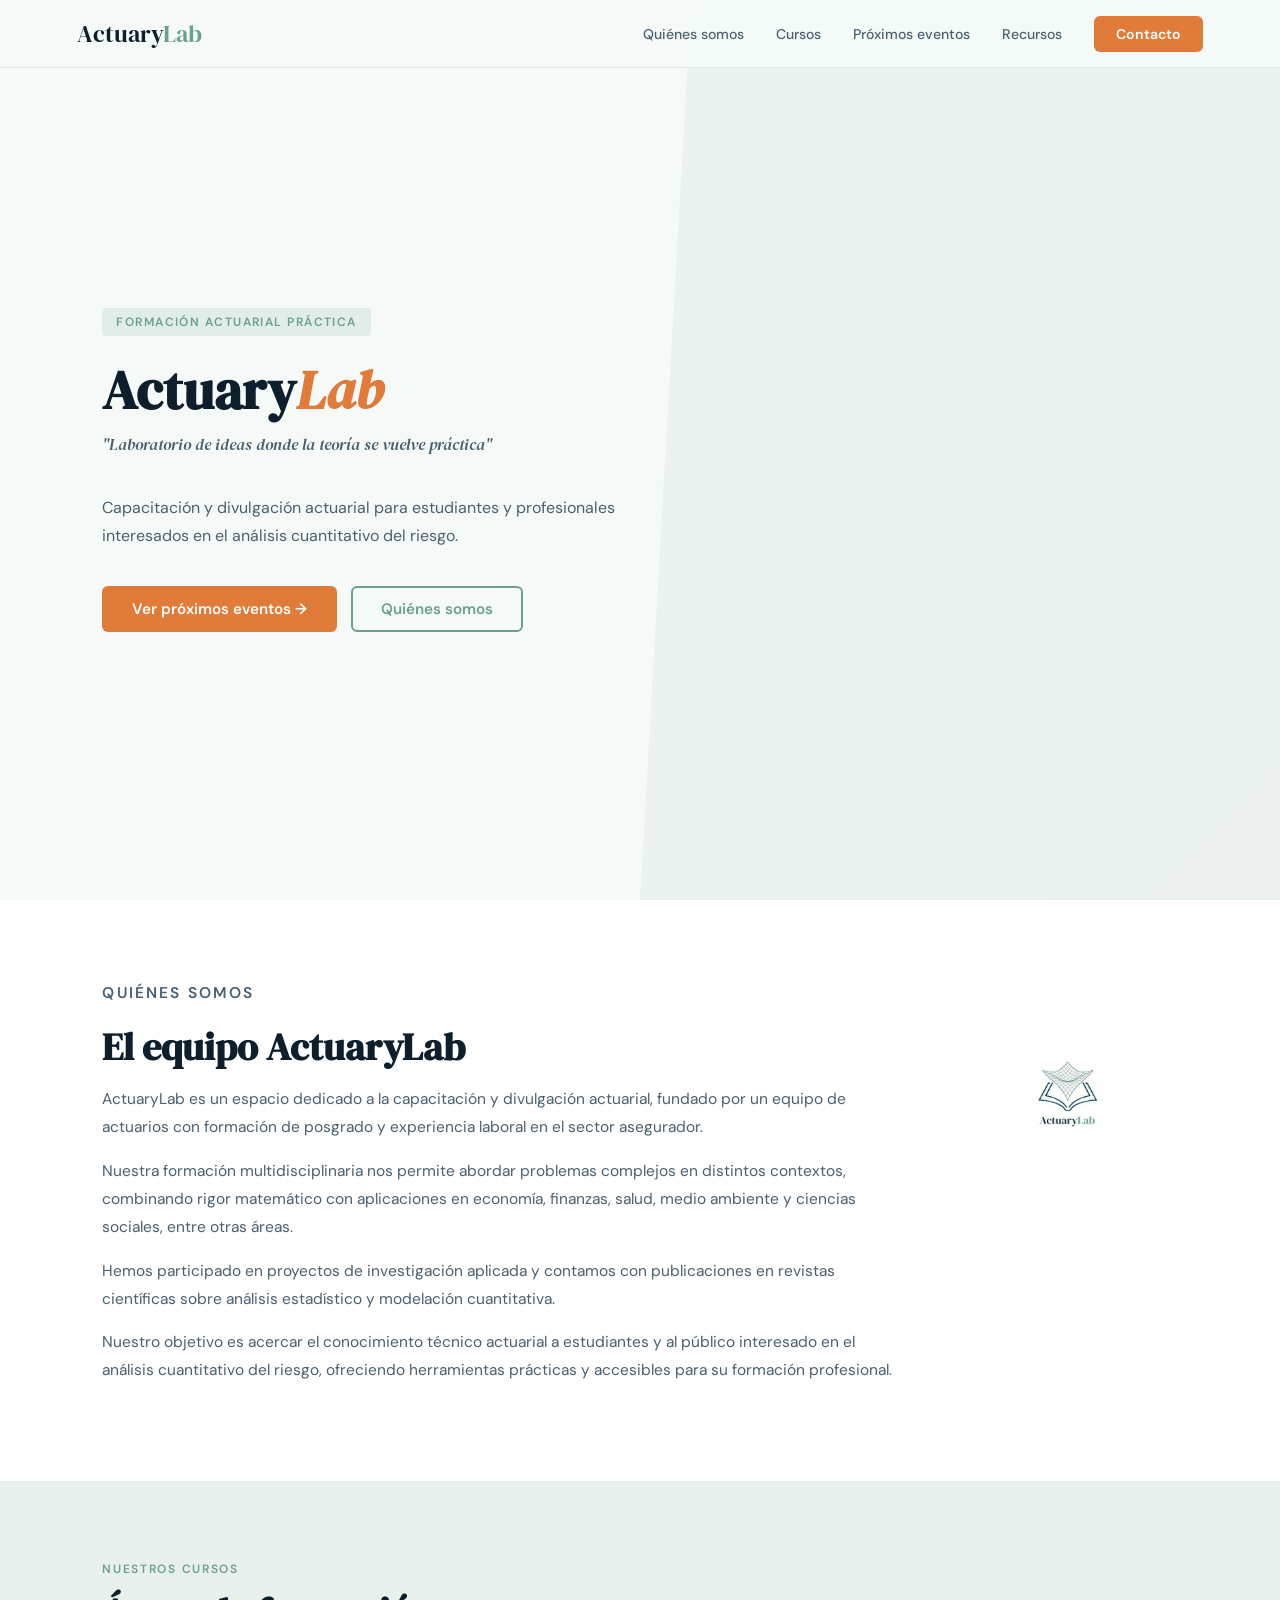
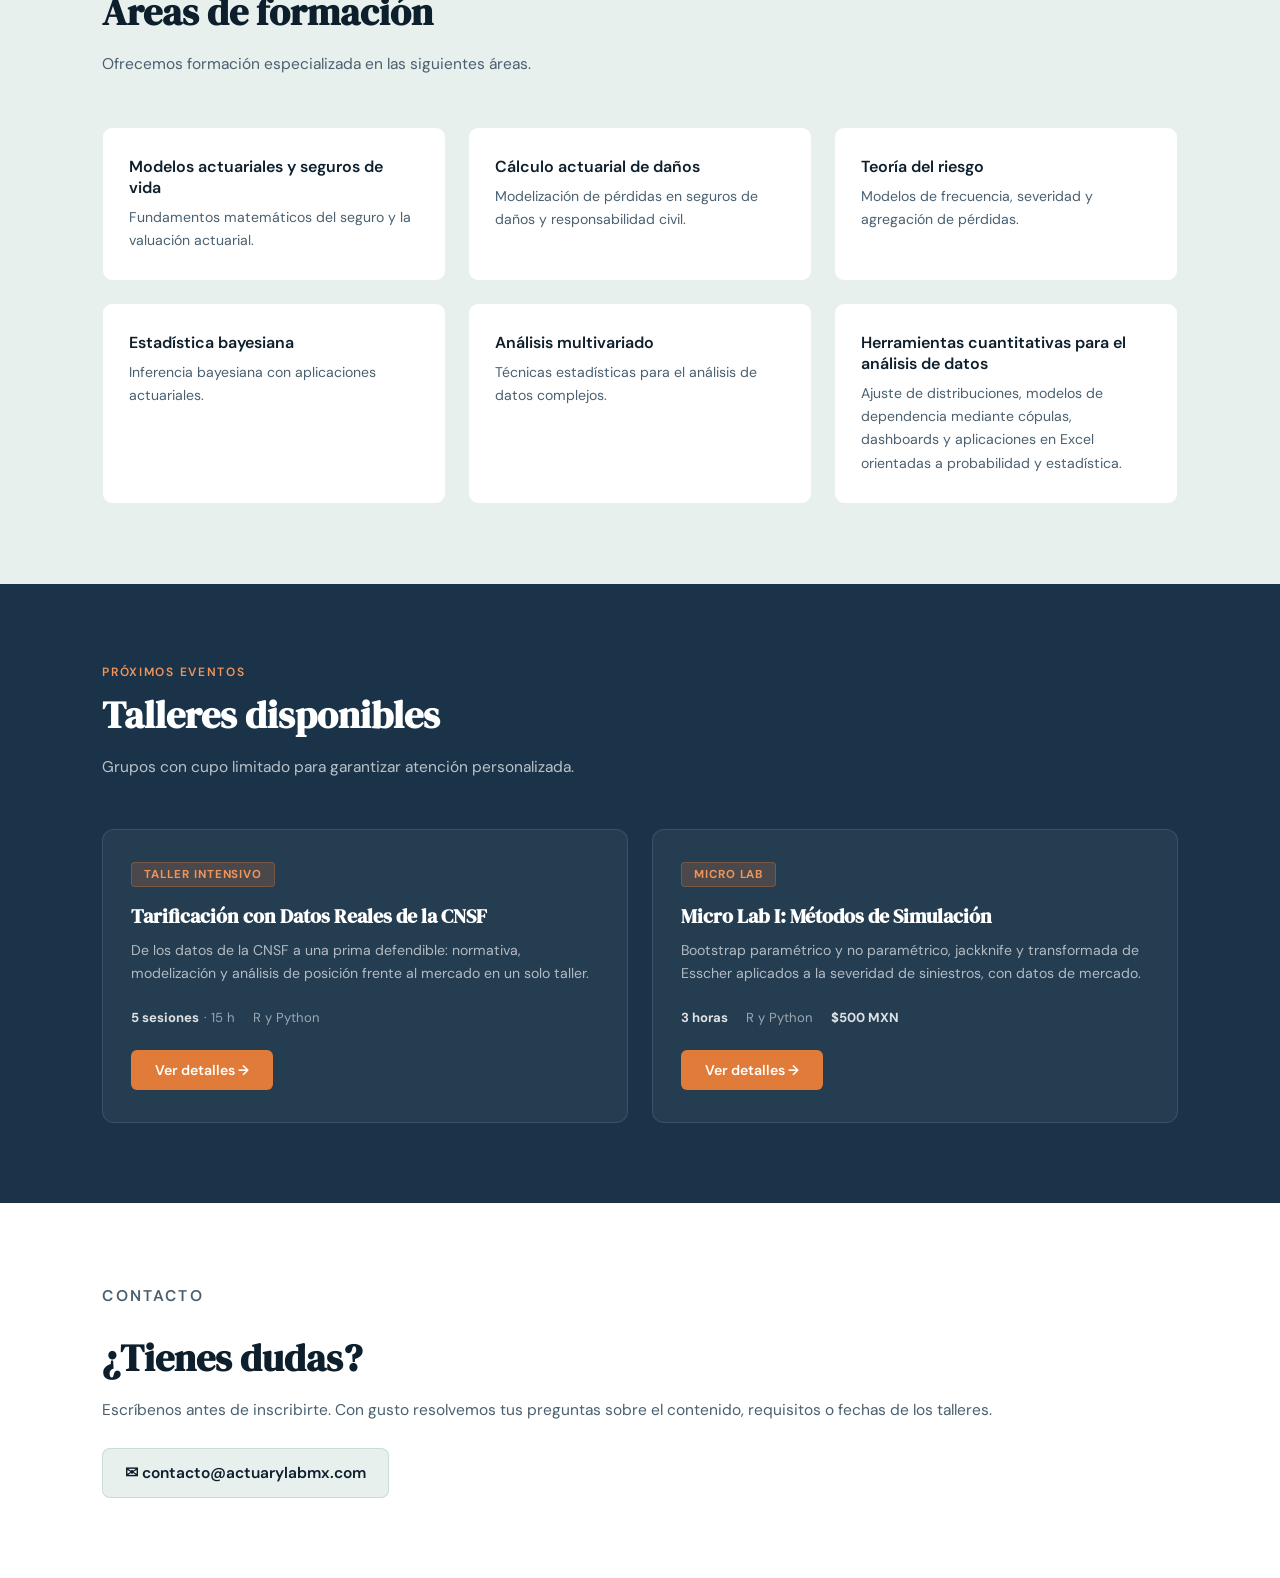
<file: index.html>
<!DOCTYPE html>
<html lang="es">
<head>
<meta charset="UTF-8">
<meta name="viewport" content="width=device-width, initial-scale=1.0">
<title>ActuaryLab — Laboratorio actuarial</title>
<link href="https://fonts.googleapis.com/css2?family=DM+Serif+Display:ital@0;1&family=DM+Sans:opsz,wght@9..40,300;9..40,400;9..40,500;9..40,600&display=swap" rel="stylesheet">
<style>
  :root {
    --navy: #0d1f2d;
    --navy2: #1a3348;
    --teal: #6ba08d;
    --teal-light: #8fbdad;
    --cream: #f5faf8;
    --cream2: #e8f0ed;
    --accent: #e07b39;
    --accent-light: #f0955a;
    --text: #0d1f2d;
    --muted: #4a6070;
  }
  * { margin: 0; padding: 0; box-sizing: border-box; }
  html { scroll-behavior: smooth; }
  body { font-family: 'DM Sans', sans-serif; background: var(--cream); color: var(--text); overflow-x: hidden; }

  /* NAV */
  nav {
    position: fixed; top: 0; width: 100%; z-index: 100;
    background: rgba(245,250,248,0.94);
    backdrop-filter: blur(10px);
    border-bottom: 1px solid rgba(107,160,141,0.2);
    padding: 0 6%;
    display: flex; align-items: center; justify-content: space-between;
    height: 68px;
  }
  .nav-logo a {
    text-decoration: none;
    font-family: 'DM Serif Display', serif;
    font-size: 1.5rem;
  }
  .nav-logo a .actuary { color: var(--navy); }
  .nav-logo a .lab { color: var(--teal); }
  .nav-links { display: flex; gap: 32px; align-items: center; }
  .nav-links a {
    text-decoration: none;
    font-size: 0.88rem;
    font-weight: 500;
    color: var(--muted);
    transition: color 0.2s;
  }
  .nav-links a:hover { color: var(--teal); }
  .nav-links .nav-cta {
    background: var(--accent);
    color: white;
    padding: 9px 22px;
    border-radius: 6px;
    font-weight: 600;
    font-size: 0.88rem;
  }
  .nav-links .nav-cta:hover { background: var(--accent-light); color: white; }

  /* HERO */
  .hero {
    min-height: 100vh;
    display: flex; align-items: center;
    padding: 100px 8% 60px;
    position: relative; overflow: hidden;
  }
  .hero::before {
    content: '';
    position: absolute; top: 0; right: 0;
    width: 50%; height: 100%;
    background: linear-gradient(135deg, rgba(107,160,141,0.08) 0%, rgba(13,31,45,0.04) 100%);
    clip-path: polygon(8% 0, 100% 0, 100% 100%, 0% 100%);
  }
  .hero-content { max-width: 640px; position: relative; z-index: 1; }
  .hero-tag {
    display: inline-block;
    background: rgba(107,160,141,0.15);
    color: var(--teal);
    font-size: 0.75rem; font-weight: 600;
    letter-spacing: 0.12em; text-transform: uppercase;
    padding: 6px 14px; border-radius: 4px; margin-bottom: 24px;
  }
  .hero h1 {
    font-family: 'DM Serif Display', serif;
    font-size: clamp(2.2rem, 4.5vw, 3.4rem);
    line-height: 1.12; color: var(--navy); margin-bottom: 10px;
  }
  .hero h1 em { font-style: italic; color: var(--accent); }
  .hero-lema {
    font-family: 'DM Serif Display', serif;
    font-size: clamp(1rem, 2vw, 1.2rem);
    color: var(--teal); margin-bottom: 22px;
    font-style: italic;
  }
  .hero p {
    font-size: 1rem; line-height: 1.75; color: var(--muted);
    margin-bottom: 36px; max-width: 520px;
  }
  .hero-actions { display: flex; gap: 14px; flex-wrap: wrap; }
  .btn-primary {
    background: var(--accent); color: white;
    padding: 13px 30px; border-radius: 6px;
    font-weight: 600; font-size: 0.95rem;
    text-decoration: none; transition: all 0.2s; display: inline-block;
  }
  .btn-primary:hover { background: var(--accent-light); transform: translateY(-1px); }
  .btn-outline {
    background: transparent; color: var(--teal);
    border: 2px solid var(--teal);
    padding: 11px 28px; border-radius: 6px;
    font-weight: 600; font-size: 0.95rem;
    text-decoration: none; transition: all 0.2s; display: inline-block;
  }
  .btn-outline:hover { background: var(--teal); color: white; }

  /* SECCIONES */
  section { padding: 80px 8%; }
  .section-label {
    font-size: 0.75rem; font-weight: 600;
    letter-spacing: 0.14em; text-transform: uppercase;
    color: var(--teal); margin-bottom: 12px;
  }
  .section-title {
    font-family: 'DM Serif Display', serif;
    font-size: clamp(1.7rem, 3vw, 2.4rem);
    color: var(--navy); line-height: 1.2; margin-bottom: 16px;
  }
  .section-sub {
    font-size: 0.97rem; color: var(--muted);
    line-height: 1.75; max-width: 620px; margin-bottom: 48px;
  }

  /* QUIÉNES SOMOS */
  .about { background: white; }
  .about-inner {
    display: flex; gap: 60px; align-items: flex-start; flex-wrap: wrap;
  }
  .about-text { flex: 1; min-width: 280px; }
  .about-text p {
    font-size: 0.97rem; color: var(--muted);
    line-height: 1.8; margin-bottom: 16px;
  }
  .about-logo { flex-shrink: 0; display: flex; align-items: center; }
  .about-logo img { width: 220px; }

  /* CURSOS */
  .courses { background: var(--cream2); }
  .courses-grid {
    display: grid;
    grid-template-columns: repeat(auto-fit, minmax(280px, 1fr));
    gap: 22px;
  }
  .course-card {
    background: white;
    border-radius: 10px;
    padding: 28px 26px;
    border: 1px solid rgba(107,160,141,0.15);
    transition: box-shadow 0.2s, transform 0.2s;
  }
  .course-card:hover { box-shadow: 0 6px 28px rgba(13,31,45,0.09); transform: translateY(-2px); }
  .course-icon {
    font-size: 1.6rem; margin-bottom: 14px;
  }
  .course-card h3 {
    font-size: 1rem; font-weight: 600;
    color: var(--navy); margin-bottom: 8px;
  }
  .course-card p { font-size: 0.88rem; color: var(--muted); line-height: 1.65; }

  /* PRÓXIMOS EVENTOS */
  .events { background: var(--navy2); }
  .events .section-label { color: var(--accent-light); }
  .events .section-title { color: white; }
  .events .section-sub { color: rgba(255,255,255,0.7); }
  .events-grid {
    display: grid;
    grid-template-columns: repeat(auto-fit, minmax(300px, 1fr));
    gap: 24px;
  }
  .event-card {
    background: rgba(255,255,255,0.05);
    border: 1px solid rgba(255,255,255,0.1);
    border-radius: 12px;
    padding: 32px 28px;
    transition: background 0.2s;
  }
  .event-card:hover { background: rgba(107,160,141,0.15); }
  .event-badge {
    display: inline-block;
    background: rgba(224,123,57,0.2);
    color: var(--accent-light);
    font-size: 0.72rem; font-weight: 700;
    letter-spacing: 0.08em; text-transform: uppercase;
    padding: 4px 12px; border-radius: 4px;
    border: 1px solid rgba(224,123,57,0.3);
    margin-bottom: 16px;
  }
  .event-card h3 {
    font-family: 'DM Serif Display', serif;
    font-size: 1.25rem; color: white;
    line-height: 1.3; margin-bottom: 10px;
  }
  .event-card p { font-size: 0.88rem; color: rgba(255,255,255,0.65); line-height: 1.65; margin-bottom: 24px; }
  .event-meta {
    display: flex; gap: 18px; margin-bottom: 24px; flex-wrap: wrap;
  }
  .event-meta span {
    font-size: 0.82rem; color: rgba(255,255,255,0.55);
    display: flex; align-items: center; gap: 5px;
  }
  .event-meta strong { color: rgba(255,255,255,0.85); }
  .btn-event {
    display: inline-block;
    background: var(--accent);
    color: white; text-decoration: none;
    padding: 11px 24px; border-radius: 6px;
    font-weight: 600; font-size: 0.88rem;
    transition: background 0.2s;
  }
  .btn-event:hover { background: var(--accent-light); }

  /* CONTACTO */
  .contact { background: white; }
  .contact-inner {
    display: flex; gap: 60px; flex-wrap: wrap; align-items: flex-start;
  }
  .contact-text { flex: 1; min-width: 260px; }
  .contact-text p { font-size: 0.97rem; color: var(--muted); line-height: 1.75; margin-bottom: 24px; }
  .contact-email {
    display: inline-flex; align-items: center; gap: 10px;
    background: var(--cream2);
    border: 1px solid rgba(107,160,141,0.25);
    border-radius: 8px;
    padding: 14px 22px;
    font-size: 0.97rem; font-weight: 600;
    color: var(--navy); text-decoration: none;
    transition: background 0.2s;
  }
  .contact-email:hover { background: var(--teal-light); color: white; }

  /* FOOTER */
  footer {
    background: var(--navy);
    padding: 30px 8%;
    display: flex; justify-content: space-between; align-items: center; flex-wrap: wrap; gap: 12px;
  }
  footer p { font-size: 0.82rem; color: rgba(255,255,255,0.55); }

  /* ANIMACIONES */
  @keyframes fadeUp {
    from { opacity: 0; transform: translateY(22px); }
    to   { opacity: 1; transform: translateY(0); }
  }
  .hero-content > * { animation: fadeUp 0.7s ease both; }
  .hero-content > *:nth-child(1) { animation-delay: 0.1s; }
  .hero-content > *:nth-child(2) { animation-delay: 0.2s; }
  .hero-content > *:nth-child(3) { animation-delay: 0.3s; }
  .hero-content > *:nth-child(4) { animation-delay: 0.4s; }
  .hero-content > *:nth-child(5) { animation-delay: 0.5s; }
</style>
</head>
<body>

<!-- NAV -->
<nav>
  <div class="nav-logo">
    <a href="#"><span class="actuary">Actuary</span><span class="lab">Lab</span></a>
  </div>
  <div class="nav-links">
    <a href="#quienes-somos">Quiénes somos</a>
    <a href="#cursos">Cursos</a>
    <a href="#eventos">Próximos eventos</a>
    <a href="/recursos/index.html">Recursos</a>
    <a href="#contacto" class="nav-cta">Contacto</a>
  </div>
</nav>

<!-- HERO -->
<section class="hero">
  <div class="hero-content">
    <span class="hero-tag">Formación actuarial práctica</span>
    <h1><span>Actuary</span><em>Lab</em></h1>
    <p class="hero-lema">"Laboratorio de ideas donde la teoría se vuelve práctica"</p>
    <p>Capacitación y divulgación actuarial para estudiantes y profesionales interesados en el análisis cuantitativo del riesgo.</p>
    <div class="hero-actions">
      <a href="#eventos" class="btn-primary">Ver próximos eventos →</a>
      <a href="#quienes-somos" class="btn-outline">Quiénes somos</a>
    </div>
  </div>
</section>

<!-- QUIÉNES SOMOS -->
<section class="about" id="quienes-somos">
  <div class="about-inner">
    <div class="about-text">
      <p class="section-label">Quiénes somos</p>
      <h2 class="section-title">El equipo ActuaryLab</h2>
      <p>ActuaryLab es un espacio dedicado a la capacitación y divulgación actuarial, fundado por un equipo de actuarios con formación de posgrado y experiencia laboral en el sector asegurador.</p>
      <p>Nuestra formación multidisciplinaria nos permite abordar problemas complejos en distintos contextos, combinando rigor matemático con aplicaciones en economía, finanzas, salud, medio ambiente y ciencias sociales, entre otras áreas.</p>
      <p>Hemos participado en proyectos de investigación aplicada y contamos con publicaciones en revistas científicas sobre análisis estadístico y modelación cuantitativa.</p>
      <p>Nuestro objetivo es acercar el conocimiento técnico actuarial a estudiantes y al público interesado en el análisis cuantitativo del riesgo, ofreciendo herramientas prácticas y accesibles para su formación profesional.</p>
    </div>
    <div class="about-logo">
      <img src="[data-uri]" alt="ActuaryLab">
    </div>
  </div>
</section>

<!-- CURSOS -->
<section class="courses" id="cursos">
  <p class="section-label">Nuestros cursos</p>
  <h2 class="section-title">Áreas de formación</h2>
  <p class="section-sub">Ofrecemos formación especializada en las siguientes áreas.</p>
  <div class="courses-grid">
    <div class="course-card">
      <h3>Modelos actuariales y seguros de vida</h3>
      <p>Fundamentos matemáticos del seguro y la valuación actuarial.</p>
    </div>
    <div class="course-card">
      <h3>Cálculo actuarial de daños</h3>
      <p>Modelización de pérdidas en seguros de daños y responsabilidad civil.</p>
    </div>
    <div class="course-card">
      <h3>Teoría del riesgo</h3>
      <p>Modelos de frecuencia, severidad y agregación de pérdidas.</p>
    </div>
    <div class="course-card">
      <h3>Estadística bayesiana</h3>
      <p>Inferencia bayesiana con aplicaciones actuariales.</p>
    </div>
    <div class="course-card">
      <h3>Análisis multivariado</h3>
      <p>Técnicas estadísticas para el análisis de datos complejos.</p>
    </div>
    <div class="course-card">
      <h3>Herramientas cuantitativas para el análisis de datos</h3>
      <p>Ajuste de distribuciones, modelos de dependencia mediante cópulas, dashboards y aplicaciones en Excel orientadas a probabilidad y estadística.</p>
    </div>
  </div>
</section>

<!-- PRÓXIMOS EVENTOS -->
<section class="events" id="eventos">
  <p class="section-label">Próximos eventos</p>
  <h2 class="section-title">Talleres disponibles</h2>
  <p class="section-sub">Grupos con cupo limitado para garantizar atención personalizada.</p>
 <div class="events-grid">
    <div class="event-card">
      <span class="event-badge">Taller intensivo</span>
      <h3>Tarificación con Datos Reales de la CNSF</h3>
      <p>De los datos de la CNSF a una prima defendible: normativa, modelización y análisis de posición frente al mercado en un solo taller.</p>
      <div class="event-meta">
        <span><strong>5 sesiones</strong> · 15 h</span>
        <span>R y Python</span>
      </div>
      <a href="cursos/index.html" class="btn-event">Ver detalles →</a>
    </div>
    <div class="event-card">
      <span class="event-badge">Micro Lab</span>
      <h3>Micro Lab I: Métodos de Simulación</h3>
      <p>Bootstrap paramétrico y no paramétrico, jackknife y transformada de Esscher aplicados a la severidad de siniestros, con datos de mercado.</p>
      <div class="event-meta">
        <span><strong>3 horas</strong></span>
        <span>R y Python</span>
        <span><strong>$500 MXN</strong></span>
      </div>
      <a href="cursos/index.html#microlab-i" class="btn-event">Ver detalles →</a>
    </div>
  </div>
</section>

<!-- CONTACTO -->
<section class="contact" id="contacto">
  <div class="contact-inner">
    <div class="contact-text">
      <p class="section-label">Contacto</p>
      <h2 class="section-title">¿Tienes dudas?</h2>
      <p>Escríbenos antes de inscribirte. Con gusto resolvemos tus preguntas sobre el contenido, requisitos o fechas de los talleres.</p>
     <a href="mailto:contacto@actuarylabmx.com" class="contact-email">
  ✉ contacto@actuarylabmx.com
</a>
    </div>
  </div>
</section>

<!
</file>
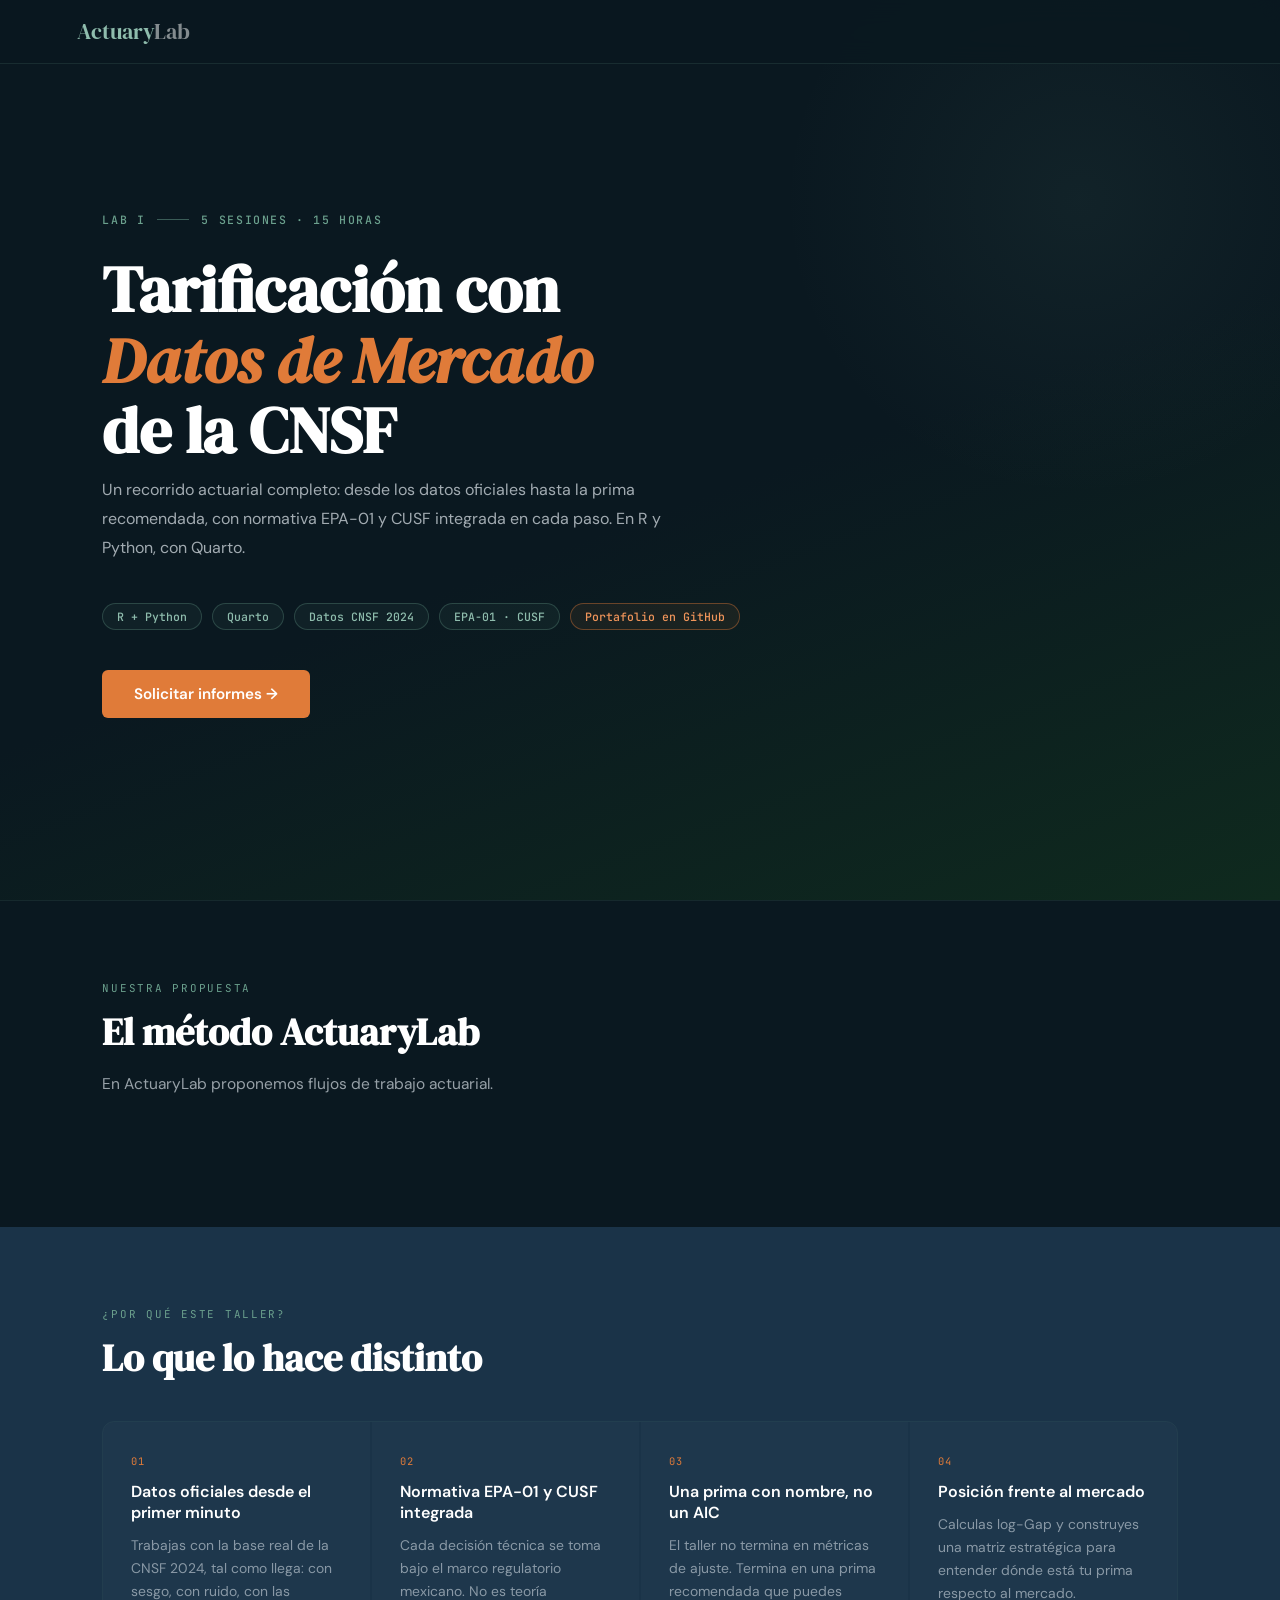
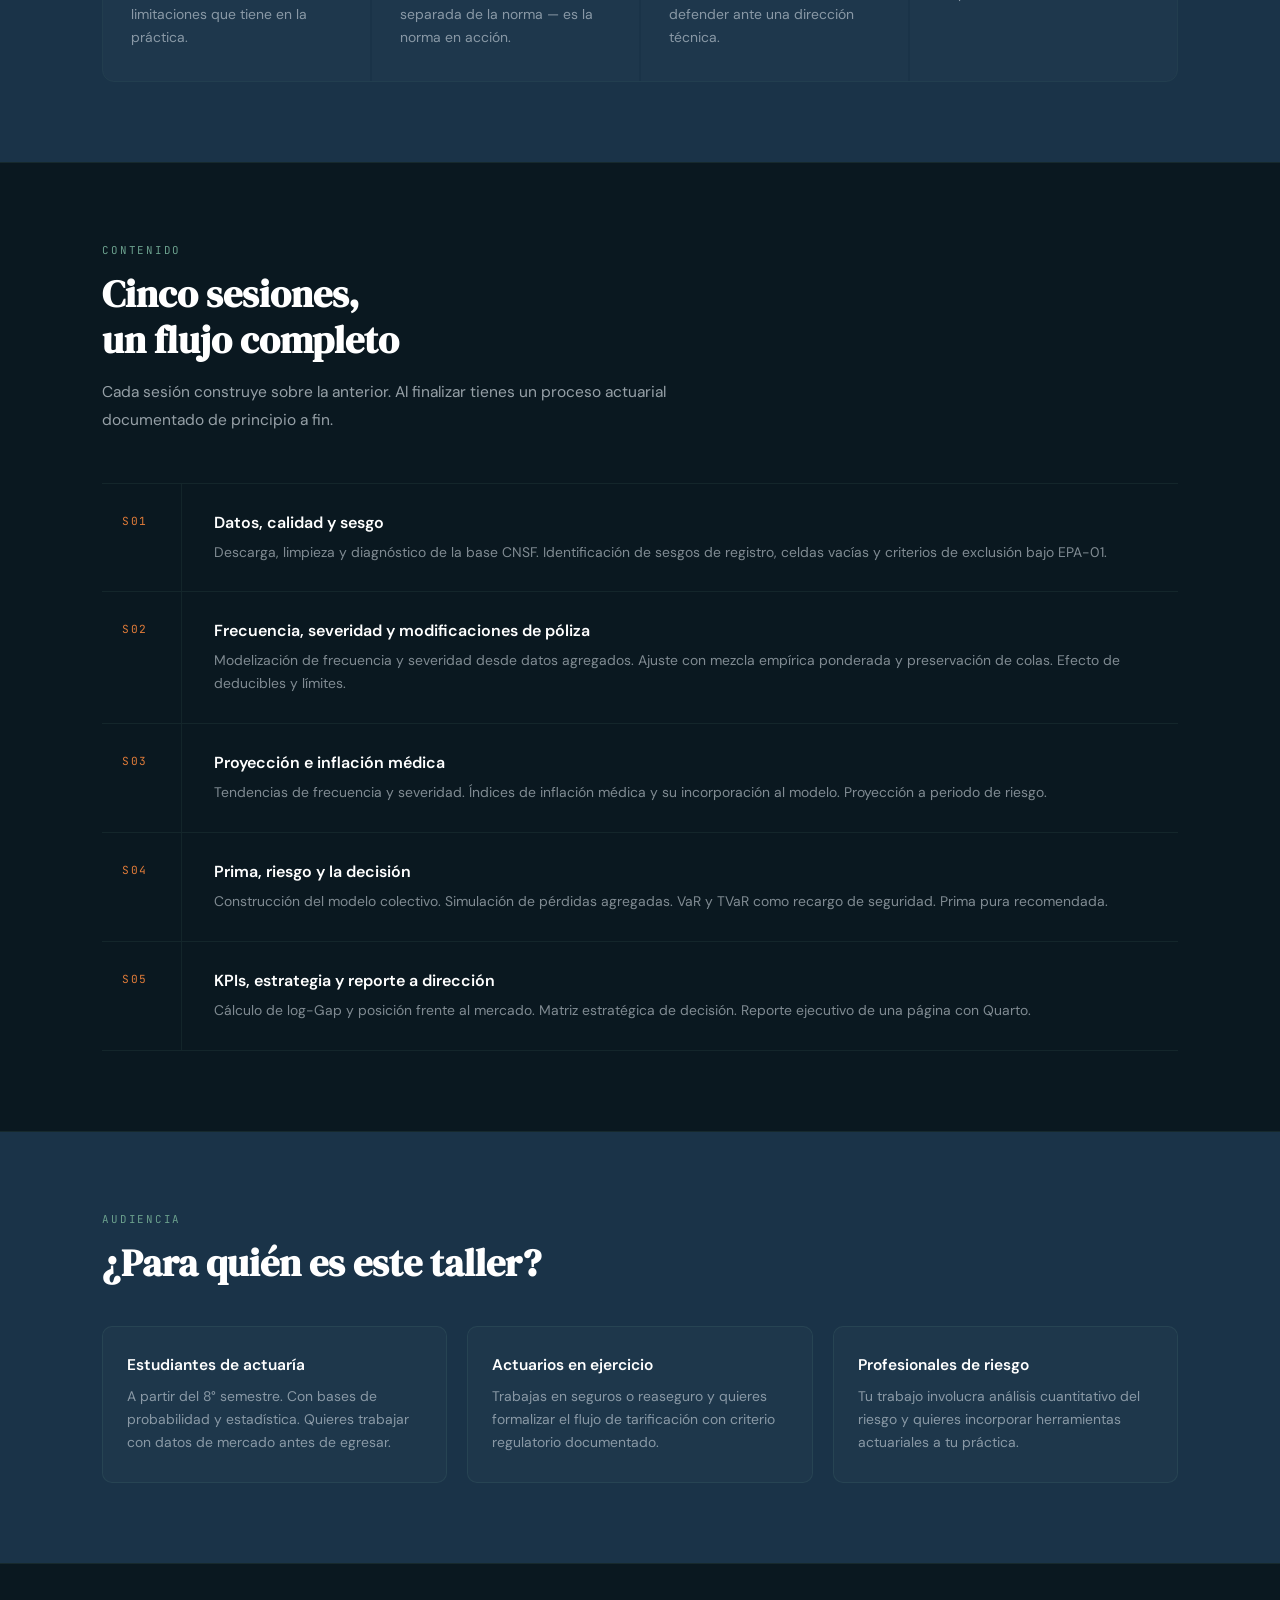
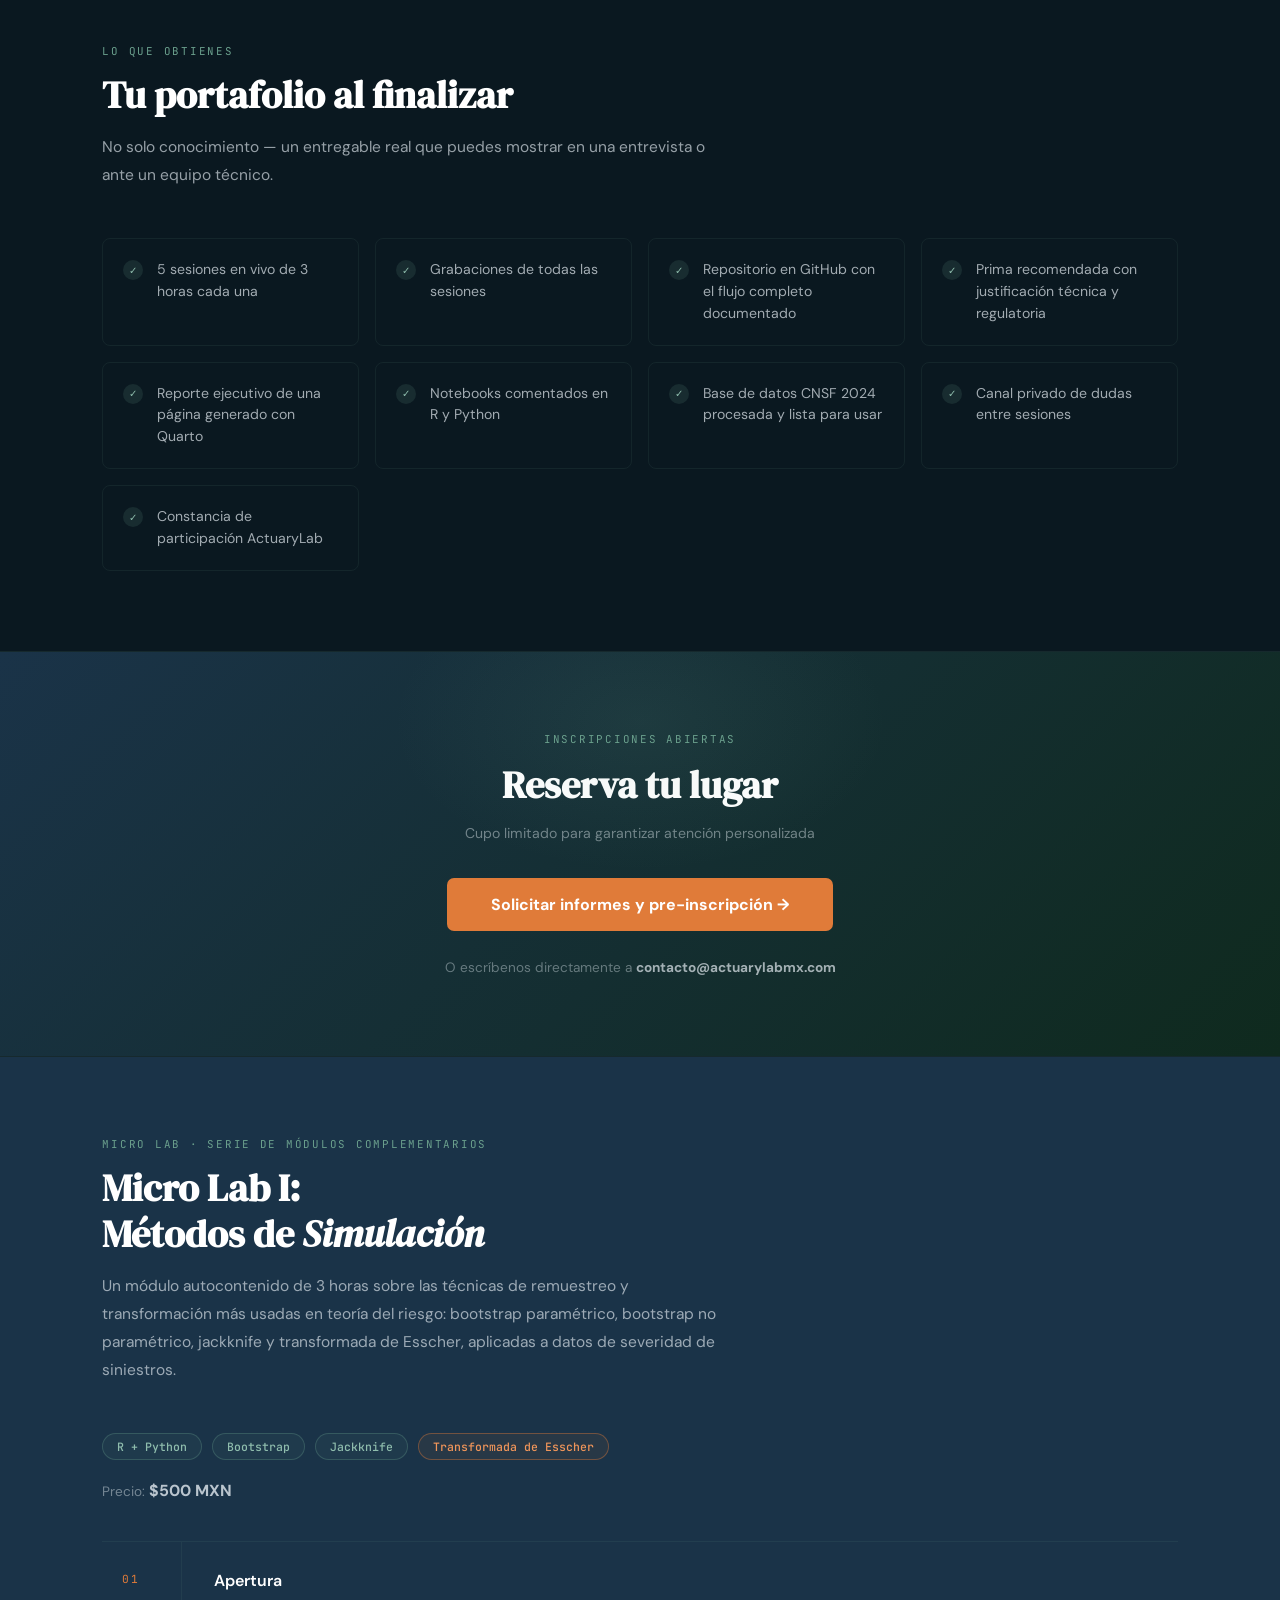
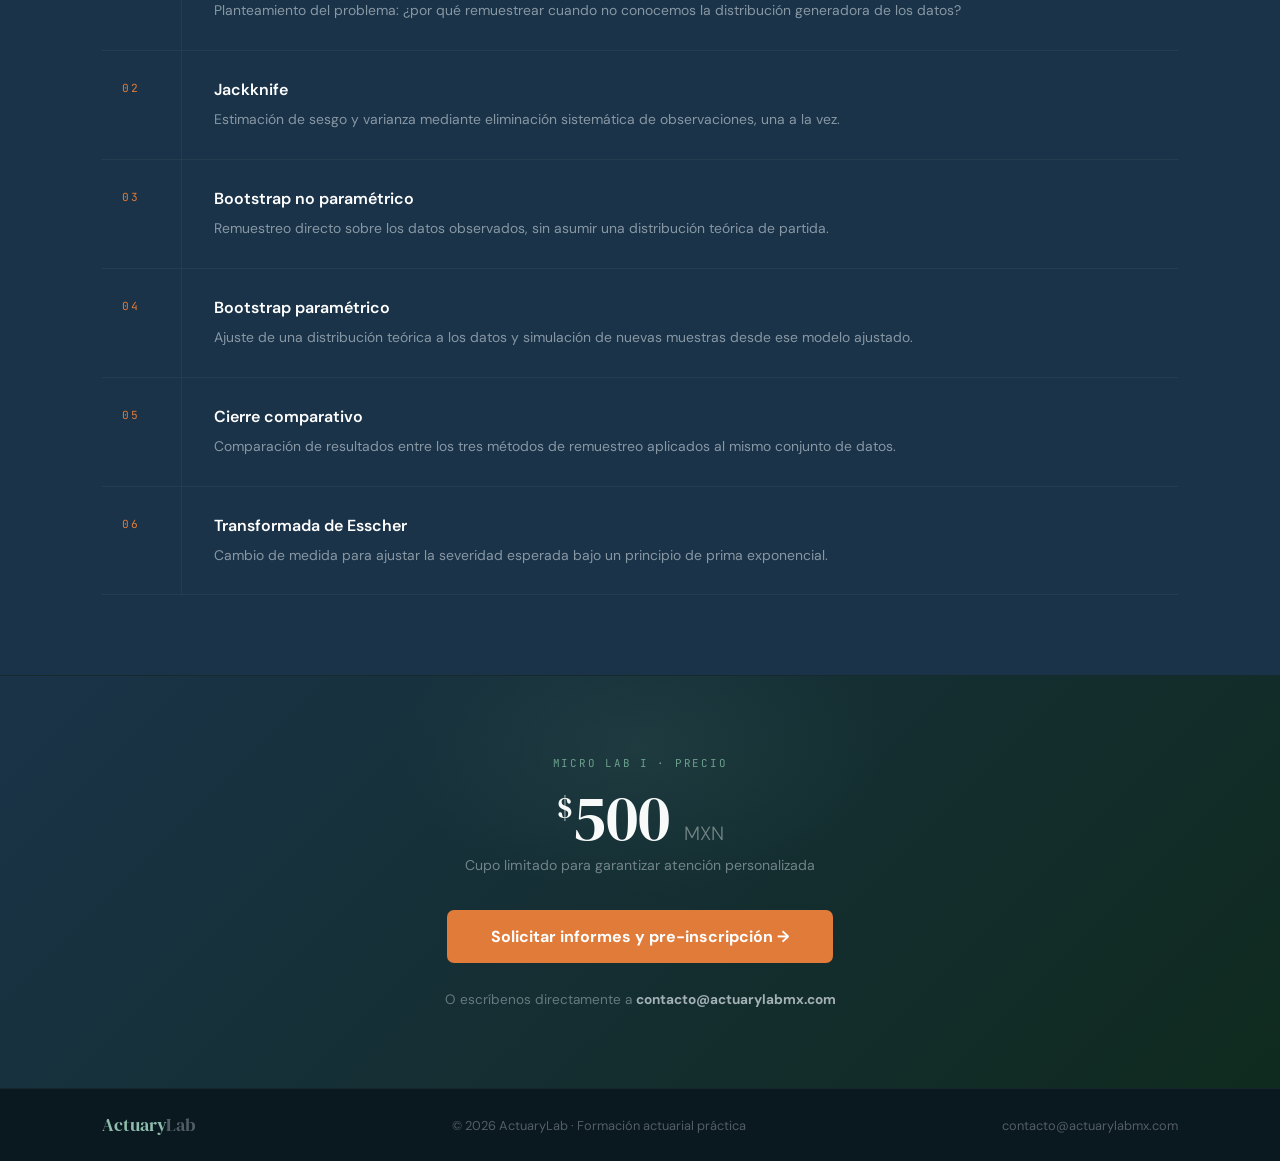
<file: cursos/index.html>
<!DOCTYPE html>
<html lang="es">
<head>
<meta charset="UTF-8">
<meta name="viewport" content="width=device-width, initial-scale=1.0">
<title>ActuaryLab I — Tarificación con Datos de Mercado de la CNSF</title>
<link href="https://fonts.googleapis.com/css2?family=DM+Serif+Display:ital@0;1&family=DM+Sans:opsz,wght@9..40,300;9..40,400;9..40,500;9..40,600&family=JetBrains+Mono:wght@400;500&display=swap" rel="stylesheet">
<style>
  :root {
    --navy:    #0d1f2d;
    --navy2:   #1a3348;
    --navy3:   #0a1820;
    --teal:    #6ba08d;
    --teal2:   #8fbdad;
    --cream:   #f5faf8;
    --cream2:  #e8f0ed;
    --accent:  #e07b39;
    --accent2: #f0955a;
    --text:    #0d1f2d;
    --muted:   #4a6070;
    --mono:    'JetBrains Mono', monospace;
  }

  * { margin: 0; padding: 0; box-sizing: border-box; }
  html { scroll-behavior: smooth; }
  body { font-family: 'DM Sans', sans-serif; background: var(--navy3); color: #e2eaf0; overflow-x: hidden; }

  /* NAV */
  nav {
    position: fixed; top: 0; width: 100%; z-index: 100;
    background: rgba(10,24,32,0.92);
    backdrop-filter: blur(12px);
    border-bottom: 1px solid rgba(107,160,141,0.15);
    padding: 0 6%;
    display: flex; align-items: center; justify-content: space-between;
    height: 64px;
  }
  .nav-brand { text-decoration: none; font-family: 'DM Serif Display', serif; font-size: 1.35rem; }
  .nav-brand .a { color: var(--teal2); }
  .nav-brand .b { color: rgba(255,255,255,0.5); }
  .nav-tag { font-family: var(--mono); font-size: 0.7rem; color: var(--accent); letter-spacing: 0.08em; }
  .nav-cta {
    background: var(--accent); color: white;
    padding: 8px 20px; border-radius: 5px;
    font-size: 0.85rem; font-weight: 600;
    text-decoration: none; transition: background 0.2s;
  }
  .nav-cta:hover { background: var(--accent2); }

  /* HERO */
  .hero {
    min-height: 100vh;
    display: flex; flex-direction: column; justify-content: center;
    padding: 100px 8% 70px;
    position: relative; overflow: hidden;
    background: linear-gradient(160deg, var(--navy3) 55%, #0f2a1e 100%);
  }
  .hero::before {
    content: '';
    position: absolute; top: -100px; right: -100px;
    width: 600px; height: 600px;
    background: radial-gradient(circle, rgba(107,160,141,0.08) 0%, transparent 70%);
    pointer-events: none;
  }
  .hero-eyebrow {
    display: flex; align-items: center; gap: 12px; margin-bottom: 28px;
  }
  .hero-label {
    font-family: var(--mono);
    font-size: 0.72rem; font-weight: 500;
    letter-spacing: 0.14em; text-transform: uppercase;
    color: var(--teal); 
  }
  .hero-sep { width: 32px; height: 1px; background: var(--teal); opacity: 0.5; }
  .hero h1 {
    font-family: 'DM Serif Display', serif;
    font-size: clamp(2.4rem, 5.5vw, 4rem);
    line-height: 1.1; color: white;
    max-width: 780px; margin-bottom: 10px;
  }
  .hero h1 em { font-style: italic; color: var(--accent); }
  .hero-sub {
    font-family: 'DM Serif Display', serif;
    font-size: clamp(1rem, 2vw, 1.25rem);
    color: var(--teal2); margin-bottom: 28px;
    font-style: italic;
  }
  .hero-desc {
    font-size: 1rem; line-height: 1.8;
    color: rgba(226,234,240,0.7);
    max-width: 580px; margin-bottom: 40px;
  }
  .hero-pills { display: flex; gap: 10px; flex-wrap: wrap; margin-bottom: 40px; }
  .pill {
    font-family: var(--mono);
    font-size: 0.72rem; font-weight: 500;
    padding: 5px 14px; border-radius: 20px;
    border: 1px solid rgba(107,160,141,0.3);
    color: var(--teal2);
    background: rgba(107,160,141,0.07);
  }
  .pill.accent { border-color: rgba(224,123,57,0.4); color: var(--accent2); background: rgba(224,123,57,0.07); }
  .hero-actions { display: flex; gap: 14px; flex-wrap: wrap; align-items: center; }
  .btn-main {
    background: var(--accent); color: white;
    padding: 14px 32px; border-radius: 6px;
    font-weight: 600; font-size: 0.95rem;
    text-decoration: none; transition: all 0.2s;
    display: inline-block;
  }
  .btn-main:hover { background: var(--accent2); transform: translateY(-1px); }
  .btn-ghost {
    color: var(--teal2); font-size: 0.9rem;
    text-decoration: none;
    border-bottom: 1px solid rgba(143,189,173,0.3);
    padding-bottom: 2px;
    transition: border-color 0.2s;
  }
  .btn-ghost:hover { border-color: var(--teal2); }
  .hero-price {
    margin-top: 20px;
    font-size: 0.85rem; color: rgba(226,234,240,0.45);
  }
  .hero-price strong { color: rgba(226,234,240,0.8); font-size: 1rem; }

  /* DIVIDER */
  .divider {
    border: none;
    border-top: 1px solid rgba(107,160,141,0.12);
    margin: 0;
  }

  /* SECCIONES BASE */
  .section { padding: 80px 8%; }
  .section-mono {
    font-family: var(--mono);
    font-size: 0.68rem; letter-spacing: 0.16em;
    text-transform: uppercase; color: var(--teal);
    margin-bottom: 14px; display: block;
  }
  .section-title {
    font-family: 'DM Serif Display', serif;
    font-size: clamp(1.7rem, 3vw, 2.5rem);
    color: white; line-height: 1.2; margin-bottom: 16px;
  }
  .section-body {
    font-size: 0.97rem; line-height: 1.8;
    color: rgba(226,234,240,0.65);
    max-width: 620px; margin-bottom: 48px;
  }

  /* DIFERENCIADORES */
  .diff { background: var(--navy2); }
  .diff-grid {
    display: grid;
    grid-template-columns: repeat(auto-fit, minmax(260px, 1fr));
    gap: 2px;
    border: 1px solid rgba(107,160,141,0.1);
    border-radius: 12px; overflow: hidden;
    margin-top: 40px;
  }
  .diff-item {
    padding: 32px 28px;
    background: rgba(255,255,255,0.02);
    transition: background 0.2s;
  }
  .diff-item:hover { background: rgba(107,160,141,0.08); }
  .diff-num {
    font-family: var(--mono);
    font-size: 0.65rem; color: var(--accent);
    letter-spacing: 0.1em; margin-bottom: 14px; display: block;
  }
  .diff-item h3 {
    font-size: 1rem; font-weight: 600;
    color: white; margin-bottom: 10px; line-height: 1.3;
  }
  .diff-item p { font-size: 0.87rem; color: rgba(226,234,240,0.55); line-height: 1.65; }

  /* SESIONES */
  .sessions { background: var(--navy3); }
  .sessions-list { margin-top: 40px; }
  .session-row {
    display: grid;
    grid-template-columns: 80px 1fr;
    gap: 0;
    border-bottom: 1px solid rgba(107,160,141,0.1);
    transition: background 0.2s;
  }
  .session-row:first-child { border-top: 1px solid rgba(107,160,141,0.1); }
  .session-row:hover { background: rgba(107,160,141,0.05); }
  .session-num {
    padding: 28px 20px;
    font-family: var(--mono);
    font-size: 0.7rem; color: var(--accent);
    letter-spacing: 0.1em;
    border-right: 1px solid rgba(107,160,141,0.1);
    display: flex; align-items: flex-start; padding-top: 30px;
  }
  .session-content { padding: 28px 32px; }
  .session-content h3 {
    font-size: 1rem; font-weight: 600;
    color: white; margin-bottom: 8px;
  }
  .session-content p {
    font-size: 0.87rem;
    color: rgba(226,234,240,0.55);
    line-height: 1.65;
  }

  /* PARA QUIÉN */
  .audience { background: var(--navy2); }
  .audience-grid {
    display: grid;
    grid-template-columns: repeat(auto-fit, minmax(240px, 1fr));
    gap: 20px; margin-top: 40px;
  }
  .audience-card {
    padding: 28px 24px;
    border: 1px solid rgba(107,160,141,0.12);
    border-radius: 10px;
    background: rgba(255,255,255,0.02);
  }
  .audience-card h3 { font-size: 0.97rem; font-weight: 600; color: white; margin-bottom: 10px; }
  .audience-card p { font-size: 0.87rem; color: rgba(226,234,240,0.55); line-height: 1.65; }

  /* QUÉ INCLUYE */
  .includes { background: var(--navy3); }
  .includes-grid {
    display: grid;
    grid-template-columns: repeat(auto-fit, minmax(220px, 1fr));
    gap: 16px; margin-top: 40px;
  }
  .include-item {
    display: flex; gap: 14px; align-items: flex-start;
    padding: 20px;
    border: 1px solid rgba(107,160,141,0.1);
    border-radius: 8px;
  }
  .include-check {
    width: 20px; height: 20px; flex-shrink: 0;
    background: rgba(107,160,141,0.15);
    border-radius: 50%;
    display: flex; align-items: center; justify-content: center;
    font-size: 0.65rem; color: var(--teal2);
    margin-top: 1px;
  }
  .include-item p { font-size: 0.88rem; color: rgba(226,234,240,0.7); line-height: 1.55; }

  /* PRECIO / CTA */
  .cta-section {
    background: linear-gradient(135deg, var(--navy2) 0%, #0f2a1e 100%);
    padding: 80px 8%;
    text-align: center;
    position: relative; overflow: hidden;
  }
  .cta-section::before {
    content: '';
    position: absolute; top: -80px; left: 50%; transform: translateX(-50%);
    width: 500px; height: 300px;
    background: radial-gradient(ellipse, rgba(107,160,141,0.1) 0%, transparent 70%);
    pointer-events: none;
  }
  .cta-section .section-mono { justify-content: center; display: block; }
  .cta-price {
    font-family: 'DM Serif Display', serif;
    font-size: 4rem; color: white; line-height: 1;
    margin: 16px 0 6px;
  }
  .cta-price sup { font-size: 1.8rem; vertical-align: super; }
  .cta-price span { font-size: 1.2rem; font-family: 'DM Sans', sans-serif; color: rgba(255,255,255,0.4); font-weight: 300; }
  .cta-note { font-size: 0.88rem; color: rgba(226,234,240,0.45); margin-bottom: 36px; }
  .cta-btn {
    display: inline-block;
    background: var(--accent); color: white;
    padding: 16px 44px; border-radius: 7px;
    font-weight: 700; font-size: 1rem;
    text-decoration: none; transition: all 0.2s;
    margin-bottom: 16px;
  }
  .cta-btn:hover { background: var(--accent2); transform: translateY(-2px); box-shadow: 0 8px 24px rgba(224,123,57,0.3); }
  .cta-email {
    display: block;
    font-size: 0.85rem; color: rgba(226,234,240,0.4);
    margin-top: 12px;
  }
  .cta-email strong { color: rgba(226,234,240,0.7); }

  /* FOOTER */
  footer {
    background: var(--navy3);
    border-top: 1px solid rgba(107,160,141,0.1);
    padding: 24px 8%;
    display: flex; justify-content: space-between; align-items: center; flex-wrap: wrap; gap: 10px;
  }
  .footer-brand { font-family: 'DM Serif Display', serif; font-size: 1.1rem; }
  .footer-brand .a { color: var(--teal2); }
  .footer-brand .b { color: rgba(255,255,255,0.3); }
  footer p { font-size: 0.8rem; color: rgba(255,255,255,0.3); }

  /* ANIMACIONES */
  @keyframes fadeUp {
    from { opacity: 0; transform: translateY(20px); }
    to   { opacity: 1; transform: translateY(0); }
  }
  .hero > * { animation: fadeUp 0.7s ease both; }
  .hero > *:nth-child(1) { animation-delay: 0.05s; }
  .hero > *:nth-child(2) { animation-delay: 0.15s; }
  .hero > *:nth-child(3) { animation-delay: 0.25s; }
  .hero > *:nth-child(4) { animation-delay: 0.35s; }
  .hero > *:nth-child(5) { animation-delay: 0.45s; }
  .hero > *:nth-child(6) { animation-delay: 0.55s; }
</style>
</head>
<body>

<!-- NAV -->
<nav>
  <div style="display:flex; align-items:center; gap:16px;">
    <a href="../index.html" class="nav-brand"><span class="a">Actuary</span><span class="b">Lab</span></a>
  </div>
</nav>

<!-- HERO -->
<section class="hero">
  <div class="hero-eyebrow">
    <span class="hero-label">Lab I</span>
    <span class="hero-sep"></span>
    <span class="hero-label">5 sesiones · 15 horas</span>
  </div>
  <h1>Tarificación con<br><em>Datos de Mercado</em><br>de la CNSF</h1>
  <p class="hero-desc">Un recorrido actuarial completo: desde los datos oficiales hasta la prima recomendada, con normativa EPA-01 y CUSF integrada en cada paso. En R y Python, con Quarto.</p>
  <div class="hero-pills">
    <span class="pill">R + Python</span>
    <span class="pill">Quarto</span>
    <span class="pill">Datos CNSF 2024</span>
    <span class="pill">EPA-01 · CUSF</span>
    <span class="pill accent">Portafolio en GitHub</span>
  </div>
  <div class="hero-actions">
    <a href="#inscripcion" class="btn-main">Solicitar informes →</a>
  </div>
</section>

<hr class="divider">

<!-- MÉTODO -->
<section class="section" style="background: var(--navy3);">
  <span class="section-mono">Nuestra propuesta</span>
  <h2 class="section-title">El método ActuaryLab</h2>
  <p class="section-body">En ActuaryLab proponemos flujos de trabajo actuarial.</p>
</section>
<section class="section diff">
  <span class="section-mono">¿Por qué este taller?</span>
  <h2 class="section-title">Lo que lo hace distinto</h2>
  <div class="diff-grid">
    <div class="diff-item">
      <span class="diff-num">01</span>
      <h3>Datos oficiales desde el primer minuto</h3>
      <p>Trabajas con la base real de la CNSF 2024, tal como llega: con sesgo, con ruido, con las limitaciones que tiene en la práctica.</p>
    </div>
    <div class="diff-item">
      <span class="diff-num">02</span>
      <h3>Normativa EPA-01 y CUSF integrada</h3>
      <p>Cada decisión técnica se toma bajo el marco regulatorio mexicano. No es teoría separada de la norma — es la norma en acción.</p>
    </div>
    <div class="diff-item">
      <span class="diff-num">03</span>
      <h3>Una prima con nombre, no un AIC</h3>
      <p>El taller no termina en métricas de ajuste. Termina en una prima recomendada que puedes defender ante una dirección técnica.</p>
    </div>
    <div class="diff-item">
      <span class="diff-num">04</span>
      <h3>Posición frente al mercado</h3>
      <p>Calculas log-Gap y construyes una matriz estratégica para entender dónde está tu prima respecto al mercado.</p>
    </div>
  </div>
</section>

<hr class="divider">

<!-- SESIONES -->
<section class="section sessions" id="sesiones">
  <span class="section-mono">Contenido</span>
  <h2 class="section-title">Cinco sesiones,<br>un flujo completo</h2>
  <p class="section-body">Cada sesión construye sobre la anterior. Al finalizar tienes un proceso actuarial documentado de principio a fin.</p>
  <div class="sessions-list">
    <div class="session-row">
      <div class="session-num">S01</div>
      <div class="session-content">
        <h3>Datos, calidad y sesgo</h3>
        <p>Descarga, limpieza y diagnóstico de la base CNSF. Identificación de sesgos de registro, celdas vacías y criterios de exclusión bajo EPA-01.</p>
      </div>
    </div>
    <div class="session-row">
      <div class="session-num">S02</div>
      <div class="session-content">
        <h3>Frecuencia, severidad y modificaciones de póliza</h3>
        <p>Modelización de frecuencia y severidad desde datos agregados. Ajuste con mezcla empírica ponderada y preservación de colas. Efecto de deducibles y límites.</p>
      </div>
    </div>
    <div class="session-row">
      <div class="session-num">S03</div>
      <div class="session-content">
        <h3>Proyección e inflación médica</h3>
        <p>Tendencias de frecuencia y severidad. Índices de inflación médica y su incorporación al modelo. Proyección a periodo de riesgo.</p>
      </div>
    </div>
    <div class="session-row">
      <div class="session-num">S04</div>
      <div class="session-content">
        <h3>Prima, riesgo y la decisión</h3>
        <p>Construcción del modelo colectivo. Simulación de pérdidas agregadas. VaR y TVaR como recargo de seguridad. Prima pura recomendada.</p>
      </div>
    </div>
    <div class="session-row">
      <div class="session-num">S05</div>
      <div class="session-content">
        <h3>KPIs, estrategia y reporte a dirección</h3>
        <p>Cálculo de log-Gap y posición frente al mercado. Matriz estratégica de decisión. Reporte ejecutivo de una página con Quarto.</p>
      </div>
    </div>
  </div>
</section>

<hr class="divider">

<!-- PARA QUIÉN -->
<section class="section audience">
  <span class="section-mono">Audiencia</span>
  <h2 class="section-title">¿Para quién es este taller?</h2>
  <div class="audience-grid">
    <div class="audience-card">
      <h3>Estudiantes de actuaría</h3>
      <p>A partir del 8° semestre. Con bases de probabilidad y estadística. Quieres trabajar con datos de mercado antes de egresar.</p>
    </div>
    <div class="audience-card">
      <h3>Actuarios en ejercicio</h3>
      <p>Trabajas en seguros o reaseguro y quieres formalizar el flujo de tarificación con criterio regulatorio documentado.</p>
    </div>
    <div class="audience-card">
      <h3>Profesionales de riesgo</h3>
      <p>Tu trabajo involucra análisis cuantitativo del riesgo y quieres incorporar herramientas actuariales a tu práctica.</p>
    </div>
  </div>
</section>

<hr class="divider">

<!-- QUÉ INCLUYE -->
<section class="section includes">
  <span class="section-mono">Lo que obtienes</span>
  <h2 class="section-title">Tu portafolio al finalizar</h2>
  <p class="section-body">No solo conocimiento — un entregable real que puedes mostrar en una entrevista o ante un equipo técnico.</p>
  <div class="includes-grid">
    <div class="include-item">
      <div class="include-check">✓</div>
      <p>5 sesiones en vivo de 3 horas cada una</p>
    </div>
    <div class="include-item">
      <div class="include-check">✓</div>
      <p>Grabaciones de todas las sesiones</p>
    </div>
    <div class="include-item">
      <div class="include-check">✓</div>
      <p>Repositorio en GitHub con el flujo completo documentado</p>
    </div>
    <div class="include-item">
      <div class="include-check">✓</div>
      <p>Prima recomendada con justificación técnica y regulatoria</p>
    </div>
    <div class="include-item">
      <div class="include-check">✓</div>
      <p>Reporte ejecutivo de una página generado con Quarto</p>
    </div>
    <div class="include-item">
      <div class="include-check">✓</div>
      <p>Notebooks comentados en R y Python</p>
    </div>
    <div class="include-item">
      <div class="include-check">✓</div>
      <p>Base de datos CNSF 2024 procesada y lista para usar</p>
    </div>
    <div class="include-item">
      <div class="include-check">✓</div>
      <p>Canal privado de dudas entre sesiones</p>
    </div>
    <div class="include-item">
      <div class="include-check">✓</div>
      <p>Constancia de participación ActuaryLab</p>
    </div>
  </div>
</section>

<hr class="divider">

<!-- CTA LAB I -->
<section class="cta-section" id="inscripcion">
  <span class="section-mono">Inscripciones abiertas</span>
  <h2 class="section-title" style="margin-top:16px;">Reserva tu lugar</h2>
  <p class="cta-note">Cupo limitado para garantizar atención personalizada</p>
  <a href="https://forms.gle/h2S2PexoYRwgdX2v9" target="_blank" class="cta-btn">Solicitar informes y pre-inscripción →</a>
  <p class="cta-email">O escríbenos directamente a <strong>contacto@actuarylabmx.com</strong></p>
</section>

<hr class="divider">

<!-- MICROLAB I -->
<section class="section" style="background: var(--navy2);" id="microlab-i">
  <span class="section-mono">Micro Lab · Serie de módulos complementarios</span>
  <h2 class="section-title">Micro Lab I:<br>Métodos de <em>Simulación</em></h2>
  <p class="section-body">Un módulo autocontenido de 3 horas sobre las técnicas de remuestreo y transformación más usadas en teoría del riesgo: bootstrap paramétrico, bootstrap no paramétrico, jackknife y transformada de Esscher, aplicadas a datos de severidad de siniestros.</p>
  <div class="hero-pills" style="margin-bottom:12px;">
    <span class="pill">R + Python</span>
    <span class="pill">Bootstrap</span>
    <span class="pill">Jackknife</span>
    <span class="pill accent">Transformada de Esscher</span>
  </div>
  <p class="hero-price" style="margin-bottom:28px;">Precio: <strong>$500 MXN</strong></p>

  <div class="sessions-list">
    <div class="session-row">
      <div class="session-num">01</div>
      <div class="session-content">
        <h3>Apertura</h3>
        <p>Planteamiento del problema: ¿por qué remuestrear cuando no conocemos la distribución generadora de los datos?</p>
      </div>
    </div>
    <div class="session-row">
      <div class="session-num">02</div>
      <div class="session-content">
        <h3>Jackknife</h3>
        <p>Estimación de sesgo y varianza mediante eliminación sistemática de observaciones, una a la vez.</p>
      </div>
    </div>
    <div class="session-row">
      <div class="session-num">03</div>
      <div class="session-content">
        <h3>Bootstrap no paramétrico</h3>
        <p>Remuestreo directo sobre los datos observados, sin asumir una distribución teórica de partida.</p>
      </div>
    </div>
    <div class="session-row">
      <div class="session-num">04</div>
      <div class="session-content">
        <h3>Bootstrap paramétrico</h3>
        <p>Ajuste de una distribución teórica a los datos y simulación de nuevas muestras desde ese modelo ajustado.</p>
      </div>
    </div>
    <div class="session-row">
      <div class="session-num">05</div>
      <div class="session-content">
        <h3>Cierre comparativo</h3>
        <p>Comparación de resultados entre los tres métodos de remuestreo aplicados al mismo conjunto de datos.</p>
      </div>
    </div>
    <div class="session-row">
      <div class="session-num">06</div>
      <div class="session-content">
        <h3>Transformada de Esscher</h3>
        <p>Cambio de medida para ajustar la severidad esperada bajo un principio de prima exponencial.</p>
      </div>
    </div>
  </div>
</section>

<hr class="divider">

<!-- CTA MICROLAB I -->
<section class="cta-section" id="microlab-i-inscripcion">
  <span class="section-mono">Micro Lab I · Precio</span>
  <div class="cta-price"><sup>$</sup>500 <span>MXN</span></div>
  <p class="cta-note">Cupo limitado para garantizar atención personalizada</p>
  <a href="https://forms.gle/VaS69kV8bouhn2g39" target="_blank" class="cta-btn">Solicitar informes y pre-inscripción →</a>
  <p class="cta-email">O escríbenos directamente a <strong>contacto@actuarylabmx.com</strong></p>
</section>

<!-- FOOTER -->
<footer>
  <div class="footer-brand"><span class="a">Actuary</span><span class="b">Lab</span></div>
  <p>© 2026 ActuaryLab · Formación actuarial práctica</p>
  <p>contacto@actuarylabmx.com</p>
</footer>

</body>
</html>
</file>
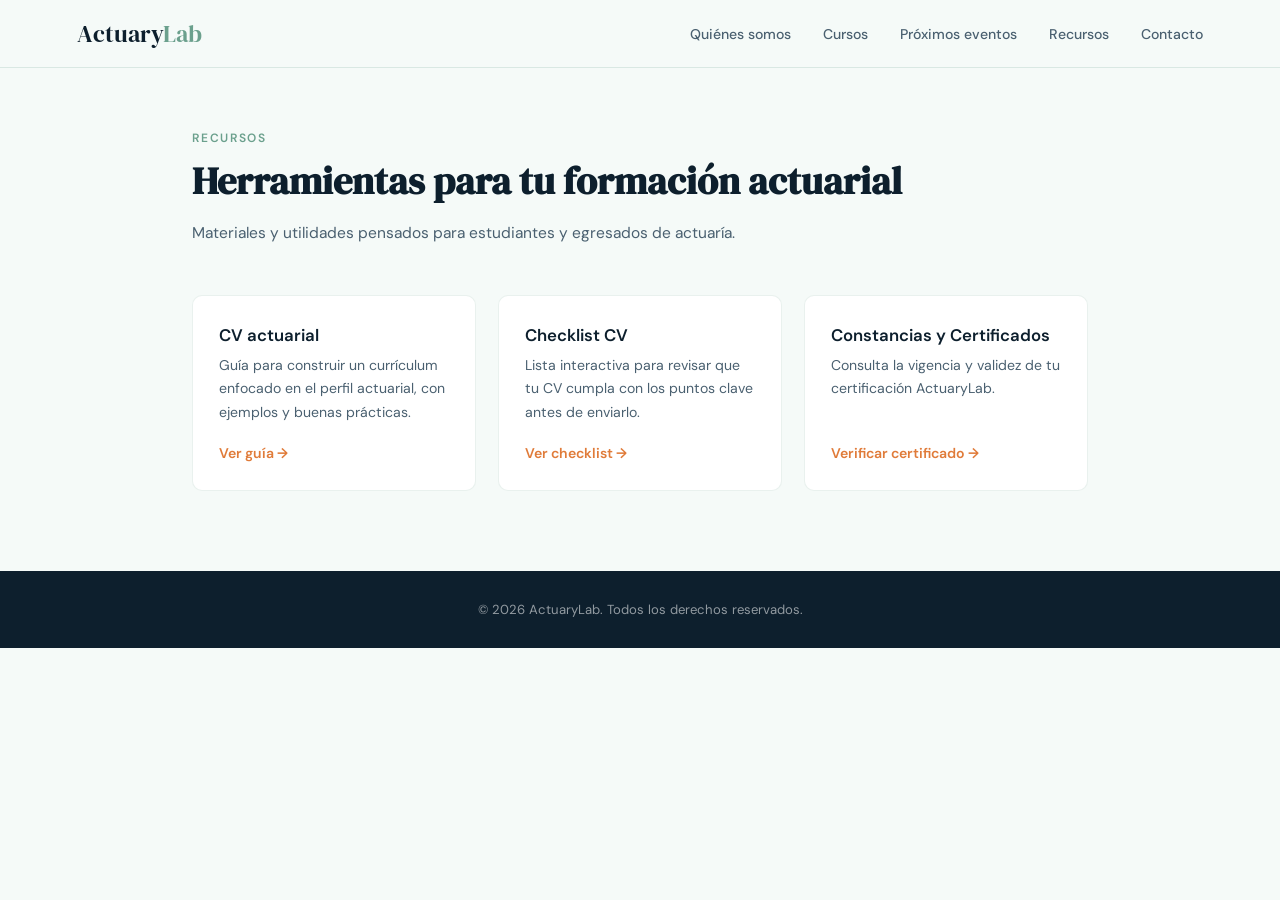
<file: recursos/index.html>
<!DOCTYPE html>
<html lang="es">
<head>
<meta charset="UTF-8">
<meta name="viewport" content="width=device-width, initial-scale=1.0">
<title>Recursos — ActuaryLab</title>
<link href="https://fonts.googleapis.com/css2?family=DM+Serif+Display:ital@0;1&family=DM+Sans:opsz,wght@9..40,300;9..40,400;9..40,500;9..40,600&display=swap" rel="stylesheet">
<style>
  :root {
    --navy: #0d1f2d;
    --navy2: #1a3348;
    --teal: #6ba08d;
    --teal-light: #8fbdad;
    --cream: #f5faf8;
    --cream2: #e8f0ed;
    --accent: #e07b39;
    --accent-light: #f0955a;
    --text: #0d1f2d;
    --muted: #4a6070;
  }
  * { margin: 0; padding: 0; box-sizing: border-box; }
  body { font-family: 'DM Sans', sans-serif; background: var(--cream); color: var(--text); }

  nav {
    position: fixed; top: 0; width: 100%; z-index: 100;
    background: rgba(245,250,248,0.94);
    backdrop-filter: blur(10px);
    border-bottom: 1px solid rgba(107,160,141,0.2);
    padding: 0 6%;
    display: flex; align-items: center; justify-content: space-between;
    height: 68px;
  }
  .nav-logo a {
    text-decoration: none;
    font-family: 'DM Serif Display', serif;
    font-size: 1.5rem;
  }
  .nav-logo a .actuary { color: var(--navy); }
  .nav-logo a .lab { color: var(--teal); }
  .nav-links { display: flex; gap: 32px; align-items: center; }
  .nav-links a {
    text-decoration: none;
    font-size: 0.88rem;
    font-weight: 500;
    color: var(--muted);
    transition: color 0.2s;
  }
  .nav-links a:hover { color: var(--teal); }

  main { padding: 130px 8% 80px; max-width: 1100px; margin: 0 auto; }
  .section-label {
    font-size: 0.75rem; font-weight: 600;
    letter-spacing: 0.14em; text-transform: uppercase;
    color: var(--teal); margin-bottom: 12px;
  }
  .section-title {
    font-family: 'DM Serif Display', serif;
    font-size: clamp(1.7rem, 3vw, 2.4rem);
    color: var(--navy); line-height: 1.2; margin-bottom: 16px;
  }
  .section-sub {
    font-size: 0.97rem; color: var(--muted);
    line-height: 1.75; max-width: 620px; margin-bottom: 48px;
  }

  .cards-grid {
    display: grid;
    grid-template-columns: repeat(auto-fit, minmax(280px, 1fr));
    gap: 22px;
  }
  .resource-card {
    background: white;
    border-radius: 10px;
    padding: 28px 26px;
    border: 1px solid rgba(107,160,141,0.15);
    transition: box-shadow 0.2s, transform 0.2s;
    display: flex; flex-direction: column;
  }
  .resource-card:hover { box-shadow: 0 6px 28px rgba(13,31,45,0.09); transform: translateY(-2px); }
  .resource-card h3 {
    font-size: 1.05rem; font-weight: 600;
    color: var(--navy); margin-bottom: 8px;
  }
  .resource-card p {
    font-size: 0.88rem; color: var(--muted);
    line-height: 1.65; margin-bottom: 20px; flex-grow: 1;
  }
  .resource-card a {
    align-self: flex-start;
    text-decoration: none;
    font-weight: 600; font-size: 0.88rem;
    color: var(--accent);
  }
  .resource-card a:hover { color: var(--accent-light); }

  footer {
    background: var(--navy);
    padding: 30px 8%;
    text-align: center;
  }
  footer p { font-size: 0.82rem; color: rgba(255,255,255,0.55); }
</style>
</head>
<body>

<nav>
  <div class="nav-logo">
    <a href="/index.html"><span class="actuary">Actuary</span><span class="lab">Lab</span></a>
  </div>
  <div class="nav-links">
    <a href="/index.html#quienes-somos">Quiénes somos</a>
    <a href="/index.html#cursos">Cursos</a>
    <a href="/index.html#eventos">Próximos eventos</a>
    <a href="/recursos/index.html">Recursos</a>
    <a href="/index.html#contacto">Contacto</a>
  </div>
</nav>

<main>
  <p class="section-label">Recursos</p>
  <h2 class="section-title">Herramientas para tu formación actuarial</h2>
  <p class="section-sub">Materiales y utilidades pensados para estudiantes y egresados de actuaría.</p>

  <div class="cards-grid">
    <div class="resource-card">
      <h3>CV actuarial</h3>
      <p>Guía para construir un currículum enfocado en el perfil actuarial, con ejemplos y buenas prácticas.</p>
      <a href="cv-actuarial.html">Ver guía →</a>
    </div>
    <div class="resource-card">
      <h3>Checklist CV</h3>
      <p>Lista interactiva para revisar que tu CV cumpla con los puntos clave antes de enviarlo.</p>
      <a href="checklist-cv.html">Ver checklist →</a>
    </div>
    <div class="resource-card">
      <h3>Constancias y Certificados</h3>
      <p>Consulta la vigencia y validez de tu certificación ActuaryLab.</p>
      <a href="constancias-certificados.html">Verificar certificado →</a>
    </div>
  </div>
</main>

<footer>
  <p>&copy; 2026 ActuaryLab. Todos los derechos reservados.</p>
</footer>

</body>
</html>
</file>
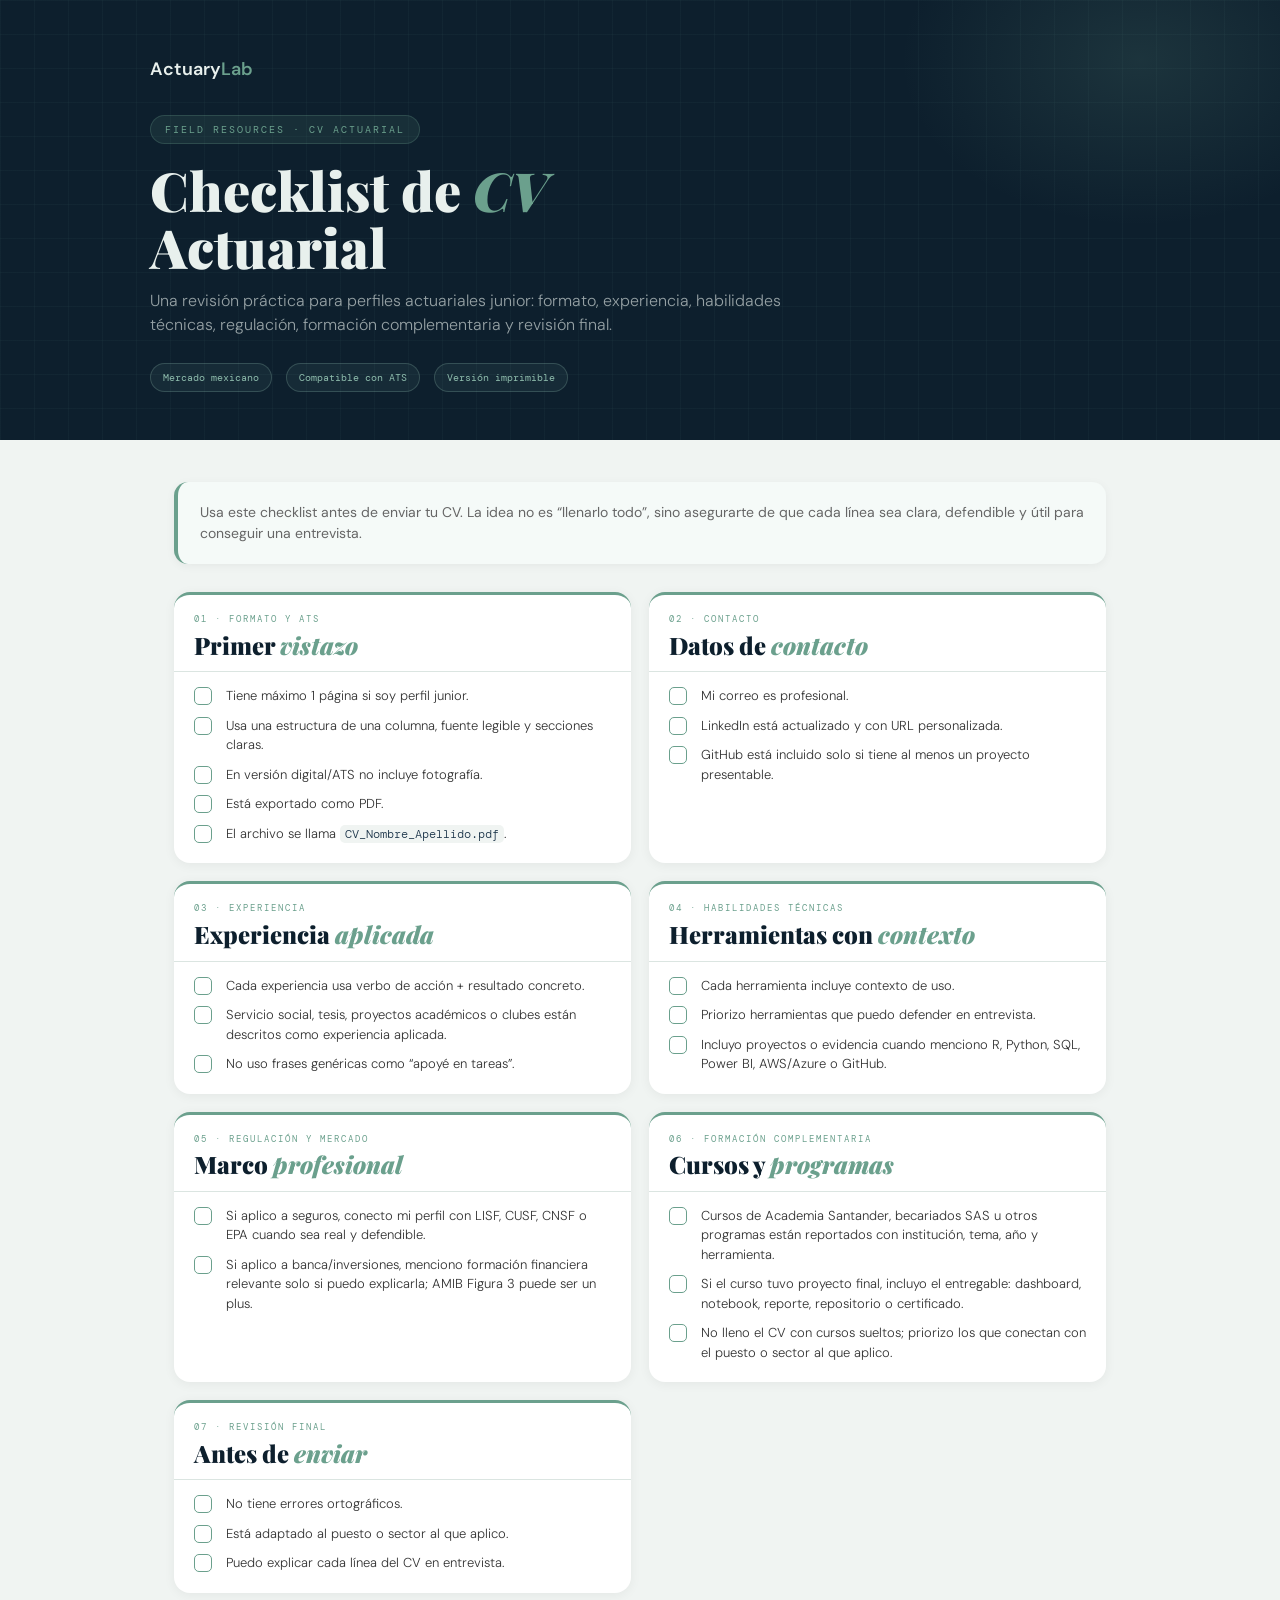
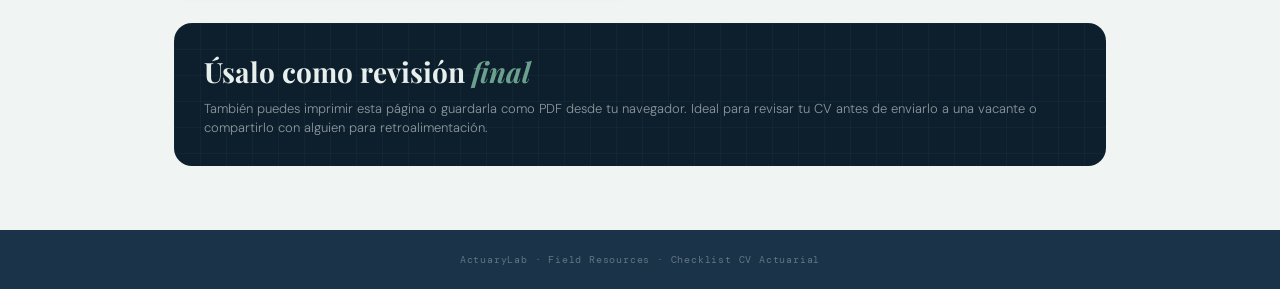
<file: recursos/checklist-cv.html>
<!DOCTYPE html>
<html lang="es">
<head>
<meta charset="UTF-8">
<meta name="viewport" content="width=device-width, initial-scale=1.0">
<title>Checklist CV Actuarial — ActuaryLab</title>
<link href="https://fonts.googleapis.com/css2?family=Playfair+Display:ital,wght@0,700;0,900;1,700&family=DM+Sans:wght@300;400;500;600;700&family=DM+Mono:wght@400;500&display=swap" rel="stylesheet">
<style>
  :root {
    --navy:#0d1f2d; --navy-mid:#1a3348; --sage:#6ba08d; --sage-l:#8fbdad;
    --cream:#e8f0ed; --white:#f5faf8; --bg:#f0f4f2; --gray:#666; --line:#dbe5e1;
  }
  *{box-sizing:border-box;margin:0;padding:0}
  body{font-family:'DM Sans',sans-serif;background:var(--bg);color:var(--navy);line-height:1.5}
  .hero{background:var(--navy);padding:56px 24px 48px;position:relative;overflow:hidden}
  .hero:before{content:"";position:absolute;inset:0;background-image:linear-gradient(rgba(107,160,141,.055) 1px,transparent 1px),linear-gradient(90deg,rgba(107,160,141,.055) 1px,transparent 1px);background-size:34px 34px}
  .hero:after{content:"";position:absolute;width:520px;height:360px;border-radius:50%;right:-120px;top:-120px;background:radial-gradient(ellipse,rgba(107,160,141,.16),transparent 65%)}
  .hero-inner{position:relative;z-index:1;max-width:980px;margin:0 auto}
  .brand{font-size:18px;font-weight:600;color:var(--cream);margin-bottom:32px}.brand span{color:var(--sage)}
  .tag{font-family:'DM Mono',monospace;font-size:10px;letter-spacing:2px;text-transform:uppercase;color:var(--sage);background:rgba(107,160,141,.12);border:1px solid rgba(107,160,141,.25);padding:6px 14px;border-radius:22px;display:inline-block;margin-bottom:18px}
  h1{font-family:'Playfair Display',serif;font-size:54px;line-height:1.05;color:var(--cream);font-weight:900;margin-bottom:14px}
  h1 em{color:var(--sage);font-style:italic}
  .subtitle{font-size:16px;color:rgba(232,240,237,.62);font-weight:300;max-width:690px}
  .meta{margin-top:26px;display:flex;gap:14px;flex-wrap:wrap}.pill{font-family:'DM Mono',monospace;font-size:10px;color:var(--sage-l);border:1px solid rgba(143,189,173,.25);border-radius:999px;padding:6px 12px;background:rgba(143,189,173,.08)}
  .wrap{max-width:980px;margin:0 auto;padding:42px 24px 64px}
  .intro{background:var(--white);border-left:4px solid var(--sage);border-radius:14px;padding:20px 22px;margin-bottom:28px;box-shadow:0 2px 10px rgba(0,0,0,.05);font-size:14px;color:var(--gray)}
  .grid{display:grid;grid-template-columns:repeat(2,1fr);gap:18px}
  .section{background:#fff;border-radius:16px;box-shadow:0 2px 12px rgba(0,0,0,.055);overflow:hidden;border-top:3px solid var(--sage)}
  .section-head{padding:18px 20px 12px;border-bottom:1px solid var(--line)}
  .num{font-family:'DM Mono',monospace;font-size:9px;letter-spacing:2px;color:var(--sage);text-transform:uppercase;margin-bottom:5px}
  h2{font-family:'Playfair Display',serif;font-size:24px;line-height:1.15;color:var(--navy);font-weight:900} h2 em{font-style:italic;color:var(--sage)}
  .items{padding:14px 20px 20px;display:flex;flex-direction:column;gap:10px}
  label{display:grid;grid-template-columns:22px 1fr;gap:10px;align-items:start;font-size:13px;color:#333;font-weight:300;cursor:pointer}
  input[type="checkbox"]{appearance:none;width:18px;height:18px;border:1.6px solid var(--sage);border-radius:5px;margin-top:1px;background:#fff;display:grid;place-items:center;cursor:pointer}
  input[type="checkbox"]:checked{background:var(--sage);border-color:var(--sage)}
  input[type="checkbox"]:checked:after{content:"✓";font-size:13px;color:var(--navy);font-weight:700;line-height:1}
  code{font-family:'DM Mono',monospace;font-size:12px;background:var(--bg);padding:1px 5px;border-radius:5px;color:var(--navy-mid)}
  .download{margin-top:30px;background:var(--navy);color:var(--cream);border-radius:18px;padding:28px 30px;position:relative;overflow:hidden}
  .download:before{content:"";position:absolute;inset:0;background-image:linear-gradient(rgba(107,160,141,.05) 1px,transparent 1px),linear-gradient(90deg,rgba(107,160,141,.05) 1px,transparent 1px);background-size:26px 26px}
  .download > *{position:relative;z-index:1}.download h3{font-family:'Playfair Display',serif;font-size:28px;margin-bottom:6px}.download h3 em{color:var(--sage);font-style:italic}.download p{color:rgba(232,240,237,.58);font-size:13px;font-weight:300}
  .footer{background:var(--navy-mid);padding:22px 24px;color:rgba(232,240,237,.35);font-family:'DM Mono',monospace;font-size:10px;text-align:center;letter-spacing:.8px}
  @media print{.hero,.download,.footer{background:#fff;color:#000}.tag,.pill{border:1px solid #777;color:#333}.grid{grid-template-columns:1fr}.section{box-shadow:none;border:1px solid #ddd;break-inside:avoid}.wrap{padding:24px}.subtitle,.download p{color:#333}h1{color:#000}.brand{color:#000}.hero:before,.hero:after,.download:before{display:none}}
  @media(max-width:760px){h1{font-size:40px}.grid{grid-template-columns:1fr}.hero{padding:42px 22px 36px}.wrap{padding:28px 18px 48px}}
</style>
</head>
<body>
<header class="hero">
  <div class="hero-inner">
   <a href="https://actuarylabmx.com" style="text-decoration:none;"><div class="brand">Actuary<span>Lab</span></div></a>
    <div class="tag">Field Resources · CV Actuarial</div>
    <h1>Checklist de <em>CV</em><br>Actuarial</h1>
    <p class="subtitle">Una revisión práctica para perfiles actuariales junior: formato, experiencia, habilidades técnicas, regulación, formación complementaria y revisión final.</p>
    <div class="meta"><span class="pill">Mercado mexicano</span><span class="pill">Compatible con ATS</span><span class="pill">Versión imprimible</span></div>
  </div>
</header>
<main class="wrap">
  <div class="intro">Usa este checklist antes de enviar tu CV. La idea no es “llenarlo todo”, sino asegurarte de que cada línea sea clara, defendible y útil para conseguir una entrevista.</div>
  <div class="grid">
    <section class="section"><div class="section-head"><div class="num">01 · Formato y ATS</div><h2>Primer <em>vistazo</em></h2></div><div class="items">
      <label><input type="checkbox"><span>Tiene máximo 1 página si soy perfil junior.</span></label>
      <label><input type="checkbox"><span>Usa una estructura de una columna, fuente legible y secciones claras.</span></label>
      <label><input type="checkbox"><span>En versión digital/ATS no incluye fotografía.</span></label>
      <label><input type="checkbox"><span>Está exportado como PDF.</span></label>
      <label><input type="checkbox"><span>El archivo se llama <code>CV_Nombre_Apellido.pdf</code>.</span></label>
    </div></section>
    <section class="section"><div class="section-head"><div class="num">02 · Contacto</div><h2>Datos de <em>contacto</em></h2></div><div class="items">
      <label><input type="checkbox"><span>Mi correo es profesional.</span></label>
      <label><input type="checkbox"><span>LinkedIn está actualizado y con URL personalizada.</span></label>
      <label><input type="checkbox"><span>GitHub está incluido solo si tiene al menos un proyecto presentable.</span></label>
    </div></section>
    <section class="section"><div class="section-head"><div class="num">03 · Experiencia</div><h2>Experiencia <em>aplicada</em></h2></div><div class="items">
      <label><input type="checkbox"><span>Cada experiencia usa verbo de acción + resultado concreto.</span></label>
      <label><input type="checkbox"><span>Servicio social, tesis, proyectos académicos o clubes están descritos como experiencia aplicada.</span></label>
      <label><input type="checkbox"><span>No uso frases genéricas como “apoyé en tareas”.</span></label>
    </div></section>
    <section class="section"><div class="section-head"><div class="num">04 · Habilidades técnicas</div><h2>Herramientas con <em>contexto</em></h2></div><div class="items">
      <label><input type="checkbox"><span>Cada herramienta incluye contexto de uso.</span></label>
      <label><input type="checkbox"><span>Priorizo herramientas que puedo defender en entrevista.</span></label>
      <label><input type="checkbox"><span>Incluyo proyectos o evidencia cuando menciono R, Python, SQL, Power BI, AWS/Azure o GitHub.</span></label>
    </div></section>
    <section class="section"><div class="section-head"><div class="num">05 · Regulación y mercado</div><h2>Marco <em>profesional</em></h2></div><div class="items">
      <label><input type="checkbox"><span>Si aplico a seguros, conecto mi perfil con LISF, CUSF, CNSF o EPA cuando sea real y defendible.</span></label>
      <label><input type="checkbox"><span>Si aplico a banca/inversiones, menciono formación financiera relevante solo si puedo explicarla; AMIB Figura 3 puede ser un plus.</span></label>
    </div></section>
    <section class="section"><div class="section-head"><div class="num">06 · Formación complementaria</div><h2>Cursos y <em>programas</em></h2></div><div class="items">
      <label><input type="checkbox"><span>Cursos de Academia Santander, becariados SAS u otros programas están reportados con institución, tema, año y herramienta.</span></label>
      <label><input type="checkbox"><span>Si el curso tuvo proyecto final, incluyo el entregable: dashboard, notebook, reporte, repositorio o certificado.</span></label>
      <label><input type="checkbox"><span>No lleno el CV con cursos sueltos; priorizo los que conectan con el puesto o sector al que aplico.</span></label>
    </div></section>
    <section class="section"><div class="section-head"><div class="num">07 · Revisión final</div><h2>Antes de <em>enviar</em></h2></div><div class="items">
      <label><input type="checkbox"><span>No tiene errores ortográficos.</span></label>
      <label><input type="checkbox"><span>Está adaptado al puesto o sector al que aplico.</span></label>
      <label><input type="checkbox"><span>Puedo explicar cada línea del CV en entrevista.</span></label>
    </div></section>
  </div>
  <section class="download"><h3>Úsalo como revisión <em>final</em></h3><p>También puedes imprimir esta página o guardarla como PDF desde tu navegador. Ideal para revisar tu CV antes de enviarlo a una vacante o compartirlo con alguien para retroalimentación.</p></section>
</main>
<footer class="footer">ActuaryLab · Field Resources · Checklist CV Actuarial</footer>
</body>
</html>
</file>
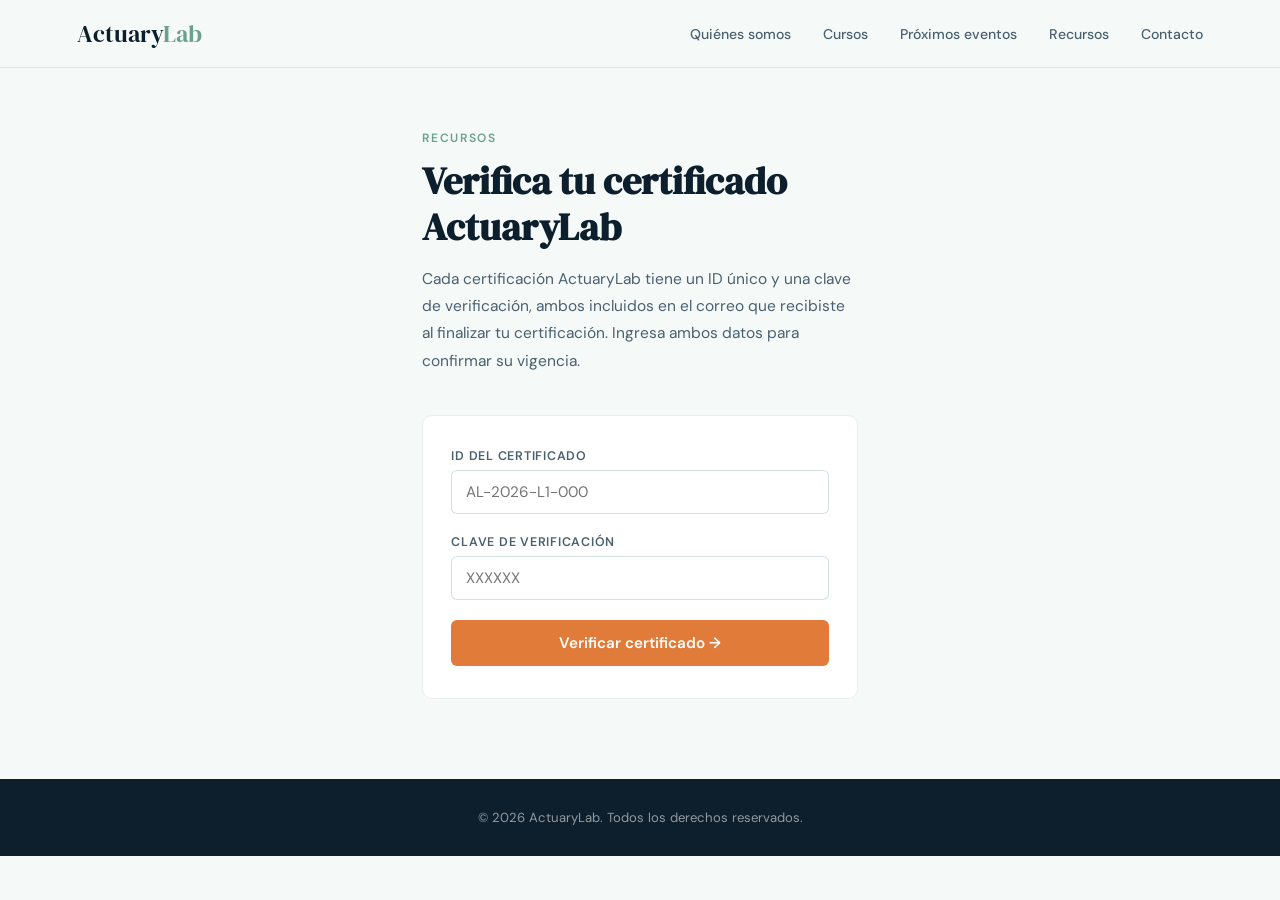
<file: recursos/constancias-certificados.html>
<!DOCTYPE html>
<html lang="es">
<head>
<meta charset="UTF-8">
<meta name="viewport" content="width=device-width, initial-scale=1.0">
<title>Constancias y Certificados — ActuaryLab</title>
<link href="https://fonts.googleapis.com/css2?family=DM+Serif+Display:ital@0;1&family=DM+Sans:opsz,wght@9..40,300;9..40,400;9..40,500;9..40,600&display=swap" rel="stylesheet">
<style>
  :root {
    --navy: #0d1f2d;
    --navy2: #1a3348;
    --teal: #6ba08d;
    --teal-light: #8fbdad;
    --cream: #f5faf8;
    --cream2: #e8f0ed;
    --accent: #e07b39;
    --accent-light: #f0955a;
    --text: #0d1f2d;
    --muted: #4a6070;
  }
  * { margin: 0; padding: 0; box-sizing: border-box; }
  body { font-family: 'DM Sans', sans-serif; background: var(--cream); color: var(--text); }

  nav {
    position: fixed; top: 0; width: 100%; z-index: 100;
    background: rgba(245,250,248,0.94);
    backdrop-filter: blur(10px);
    border-bottom: 1px solid rgba(107,160,141,0.2);
    padding: 0 6%;
    display: flex; align-items: center; justify-content: space-between;
    height: 68px;
  }
  .nav-logo a {
    text-decoration: none;
    font-family: 'DM Serif Display', serif;
    font-size: 1.5rem;
  }
  .nav-logo a .actuary { color: var(--navy); }
  .nav-logo a .lab { color: var(--teal); }
  .nav-links { display: flex; gap: 32px; align-items: center; }
  .nav-links a {
    text-decoration: none;
    font-size: 0.88rem;
    font-weight: 500;
    color: var(--muted);
    transition: color 0.2s;
  }
  .nav-links a:hover { color: var(--teal); }

  main { padding: 130px 8% 80px; max-width: 640px; margin: 0 auto; }
  .section-label {
    font-size: 0.75rem; font-weight: 600;
    letter-spacing: 0.14em; text-transform: uppercase;
    color: var(--teal); margin-bottom: 12px;
  }
  .section-title {
    font-family: 'DM Serif Display', serif;
    font-size: clamp(1.7rem, 3vw, 2.4rem);
    color: var(--navy); line-height: 1.2; margin-bottom: 16px;
  }
  .section-sub {
    font-size: 0.97rem; color: var(--muted);
    line-height: 1.75; margin-bottom: 40px;
  }

  .verify-card {
    background: white;
    border-radius: 10px;
    border: 1px solid rgba(107,160,141,0.15);
    padding: 32px 28px;
  }
  .verify-card label {
    display: block;
    font-size: 0.78rem; font-weight: 600;
    letter-spacing: 0.06em; text-transform: uppercase;
    color: var(--muted);
    margin-bottom: 6px;
  }
  .verify-card input {
    width: 100%;
    padding: 11px 14px;
    border: 1px solid rgba(107,160,141,0.3);
    border-radius: 6px;
    font-family: 'DM Sans', sans-serif;
    font-size: 0.95rem;
    color: var(--text);
    margin-bottom: 20px;
  }
  .verify-card input:focus { outline: none; border-color: var(--teal); }
  .verify-btn {
    width: 100%;
    background: var(--accent);
    color: white;
    border: none;
    padding: 13px;
    border-radius: 6px;
    font-weight: 600; font-size: 0.95rem;
    font-family: 'DM Sans', sans-serif;
    cursor: pointer;
    transition: background 0.2s;
  }
  .verify-btn:hover { background: var(--accent-light); }
  .verify-error {
    color: var(--accent);
    font-size: 0.85rem;
    margin-top: 12px;
    display: none;
  }

  footer {
    background: var(--navy);
    padding: 30px 8%;
    text-align: center;
  }
  footer p { font-size: 0.82rem; color: rgba(255,255,255,0.55); }
</style>
</head>
<body>

<nav>
  <div class="nav-logo">
    <a href="/index.html"><span class="actuary">Actuary</span><span class="lab">Lab</span></a>
  </div>
  <div class="nav-links">
    <a href="/index.html#quienes-somos">Quiénes somos</a>
    <a href="/index.html#cursos">Cursos</a>
    <a href="/index.html#eventos">Próximos eventos</a>
    <a href="/recursos/index.html">Recursos</a>
    <a href="/index.html#contacto">Contacto</a>
  </div>
</nav>

<main>
  <p class="section-label">Recursos</p>
  <h2 class="section-title">Verifica tu certificado ActuaryLab</h2>
  <p class="section-sub">Cada certificación ActuaryLab tiene un ID único y una clave de verificación, ambos incluidos en el correo que recibiste al finalizar tu certificación. Ingresa ambos datos para confirmar su vigencia.</p>

  <div class="verify-card">
    <form id="form-verificar">
      <label for="id-cert">ID del certificado</label>
      <input type="text" id="id-cert" placeholder="AL-2026-L1-000" required>

      <label for="clave-cert">Clave de verificación</label>
      <input type="text" id="clave-cert" placeholder="XXXXXX" required>

      <button type="submit" class="verify-btn">Verificar certificado →</button>
      <p class="verify-error" id="verify-error">Completa ambos campos para continuar.</p>
    </form>
  </div>
</main>

<footer>
  <p>&copy; 2026 ActuaryLab. Todos los derechos reservados.</p>
</footer>

<script>
  document.getElementById('form-verificar').addEventListener('submit', function(e) {
    e.preventDefault();
    const id = document.getElementById('id-cert').value.trim();
    const clave = document.getElementById('clave-cert').value.trim();
    const error = document.getElementById('verify-error');

    if (!id || !clave) {
      error.style.display = 'block';
      return;
    }

    window.location.href = '/certificados/verificar.html?id=' + encodeURIComponent(id) + '&v=' + encodeURIComponent(clave);
  });
</script>

</body>
</html>
</file>
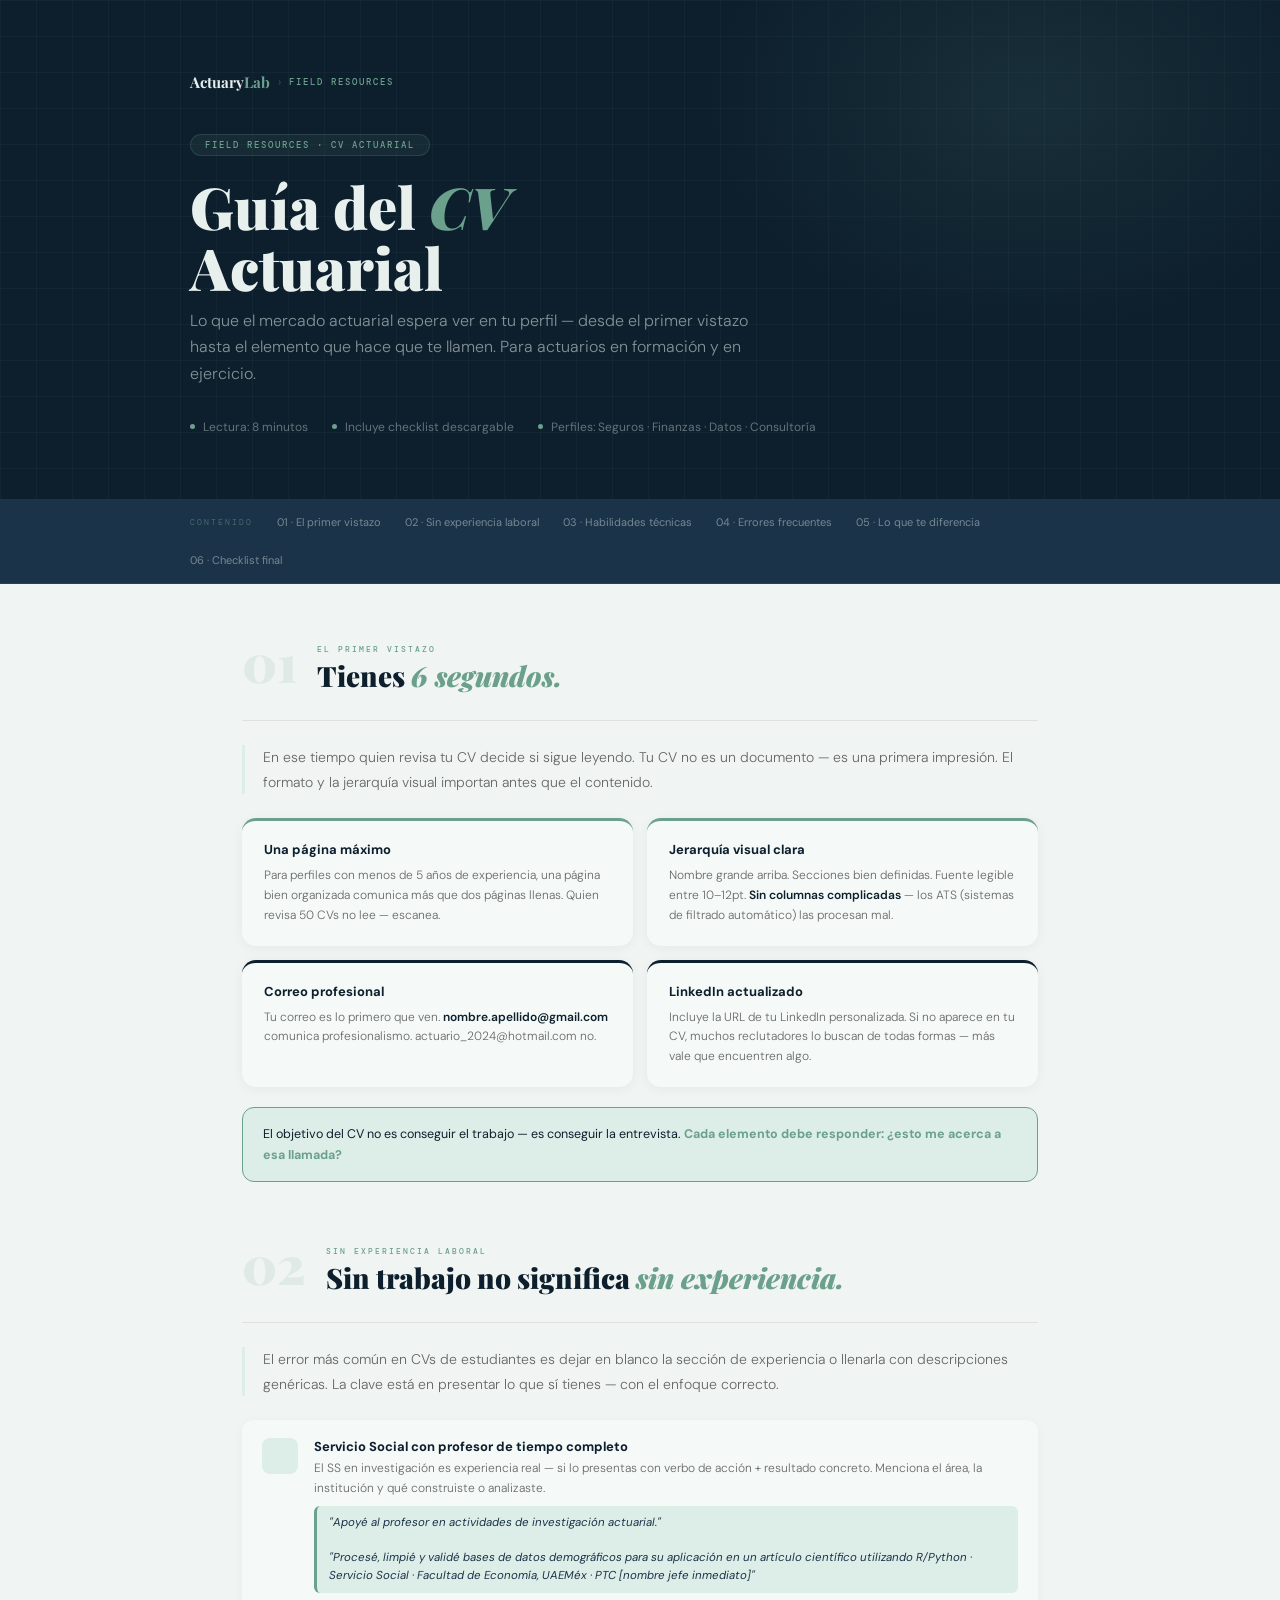
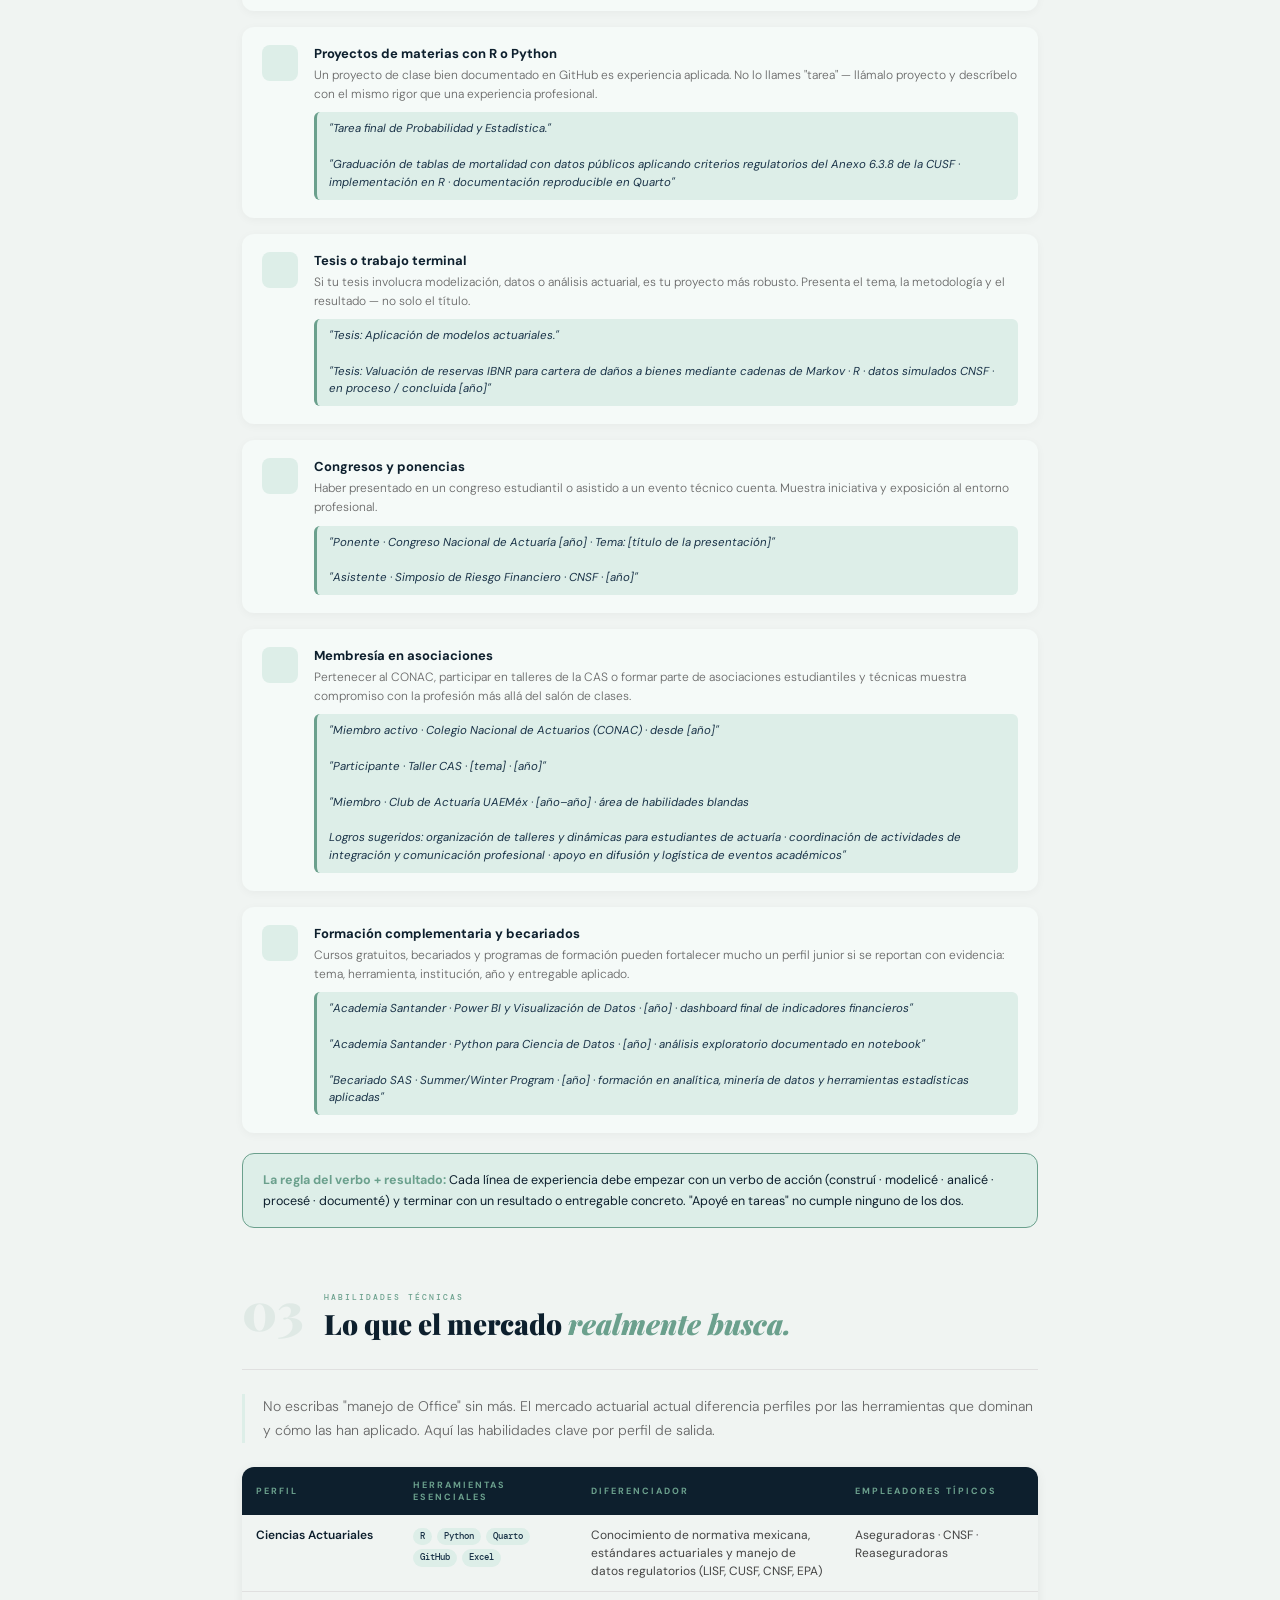
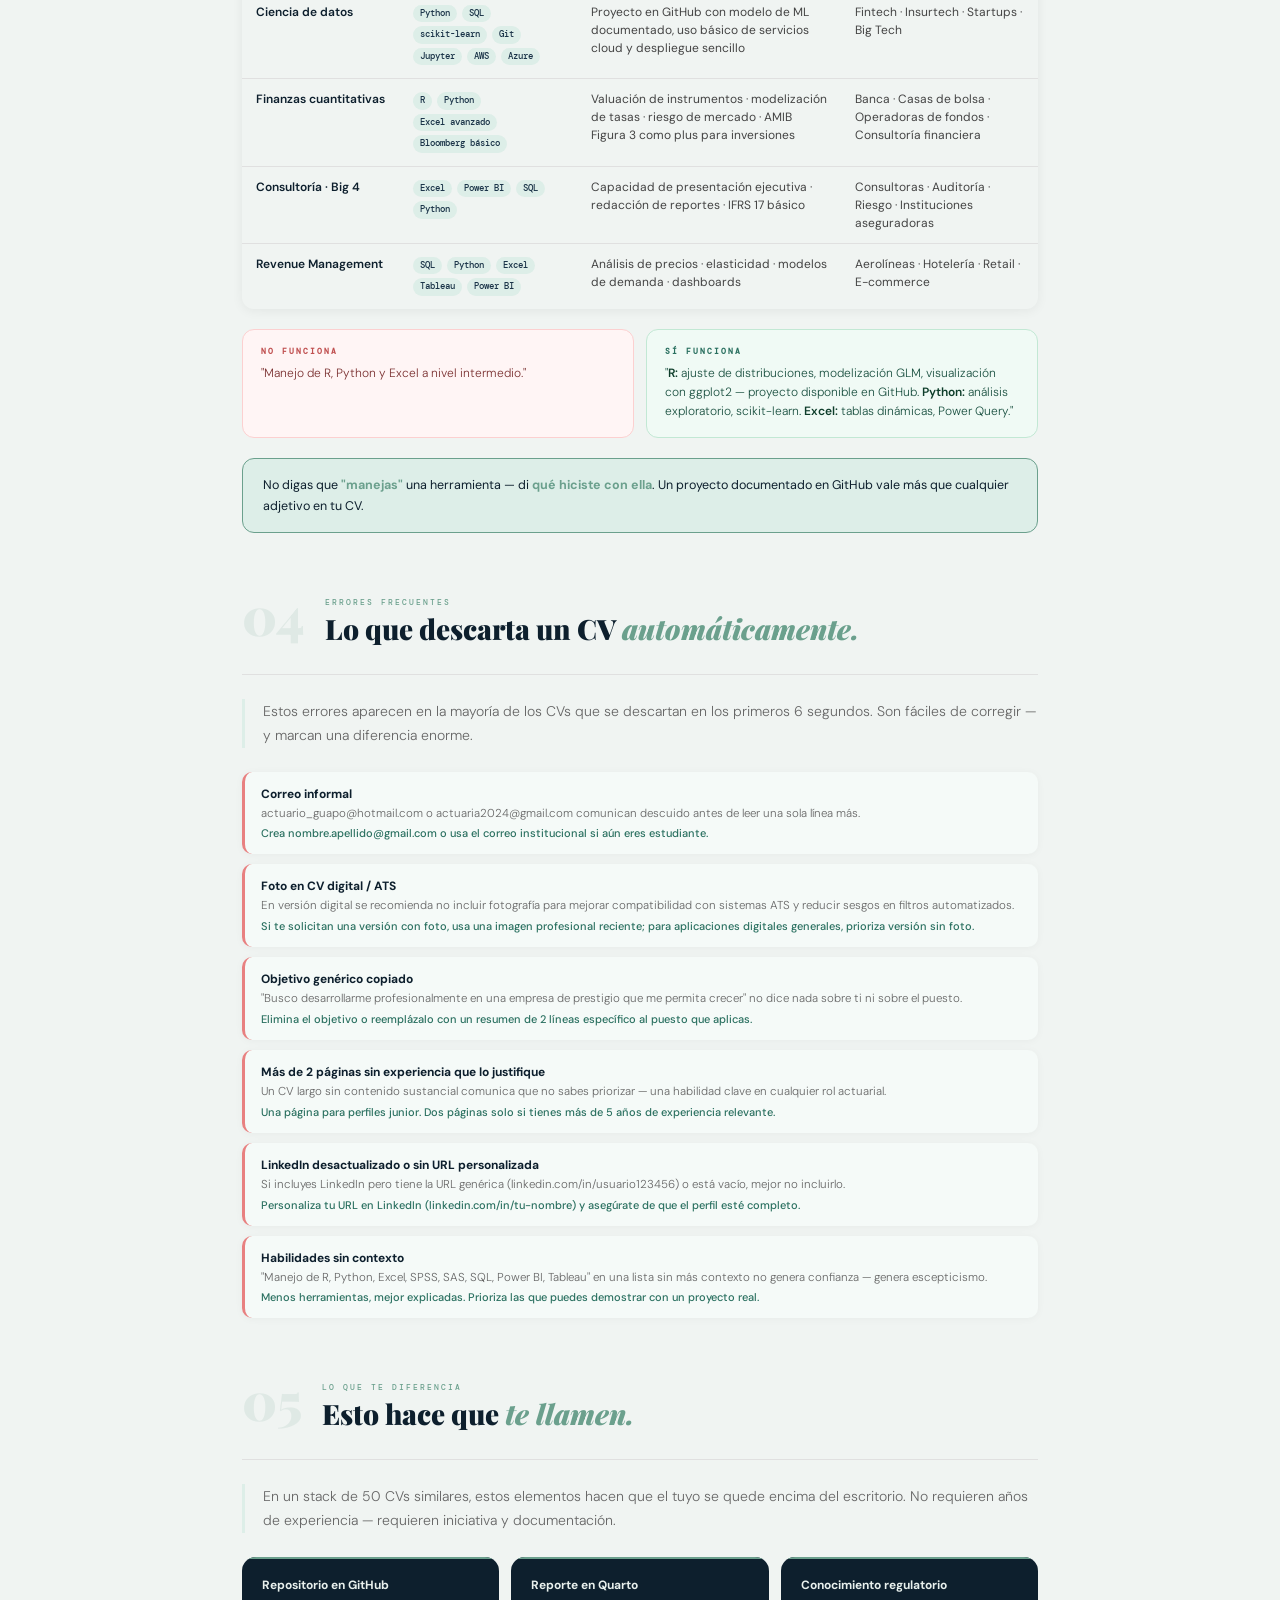
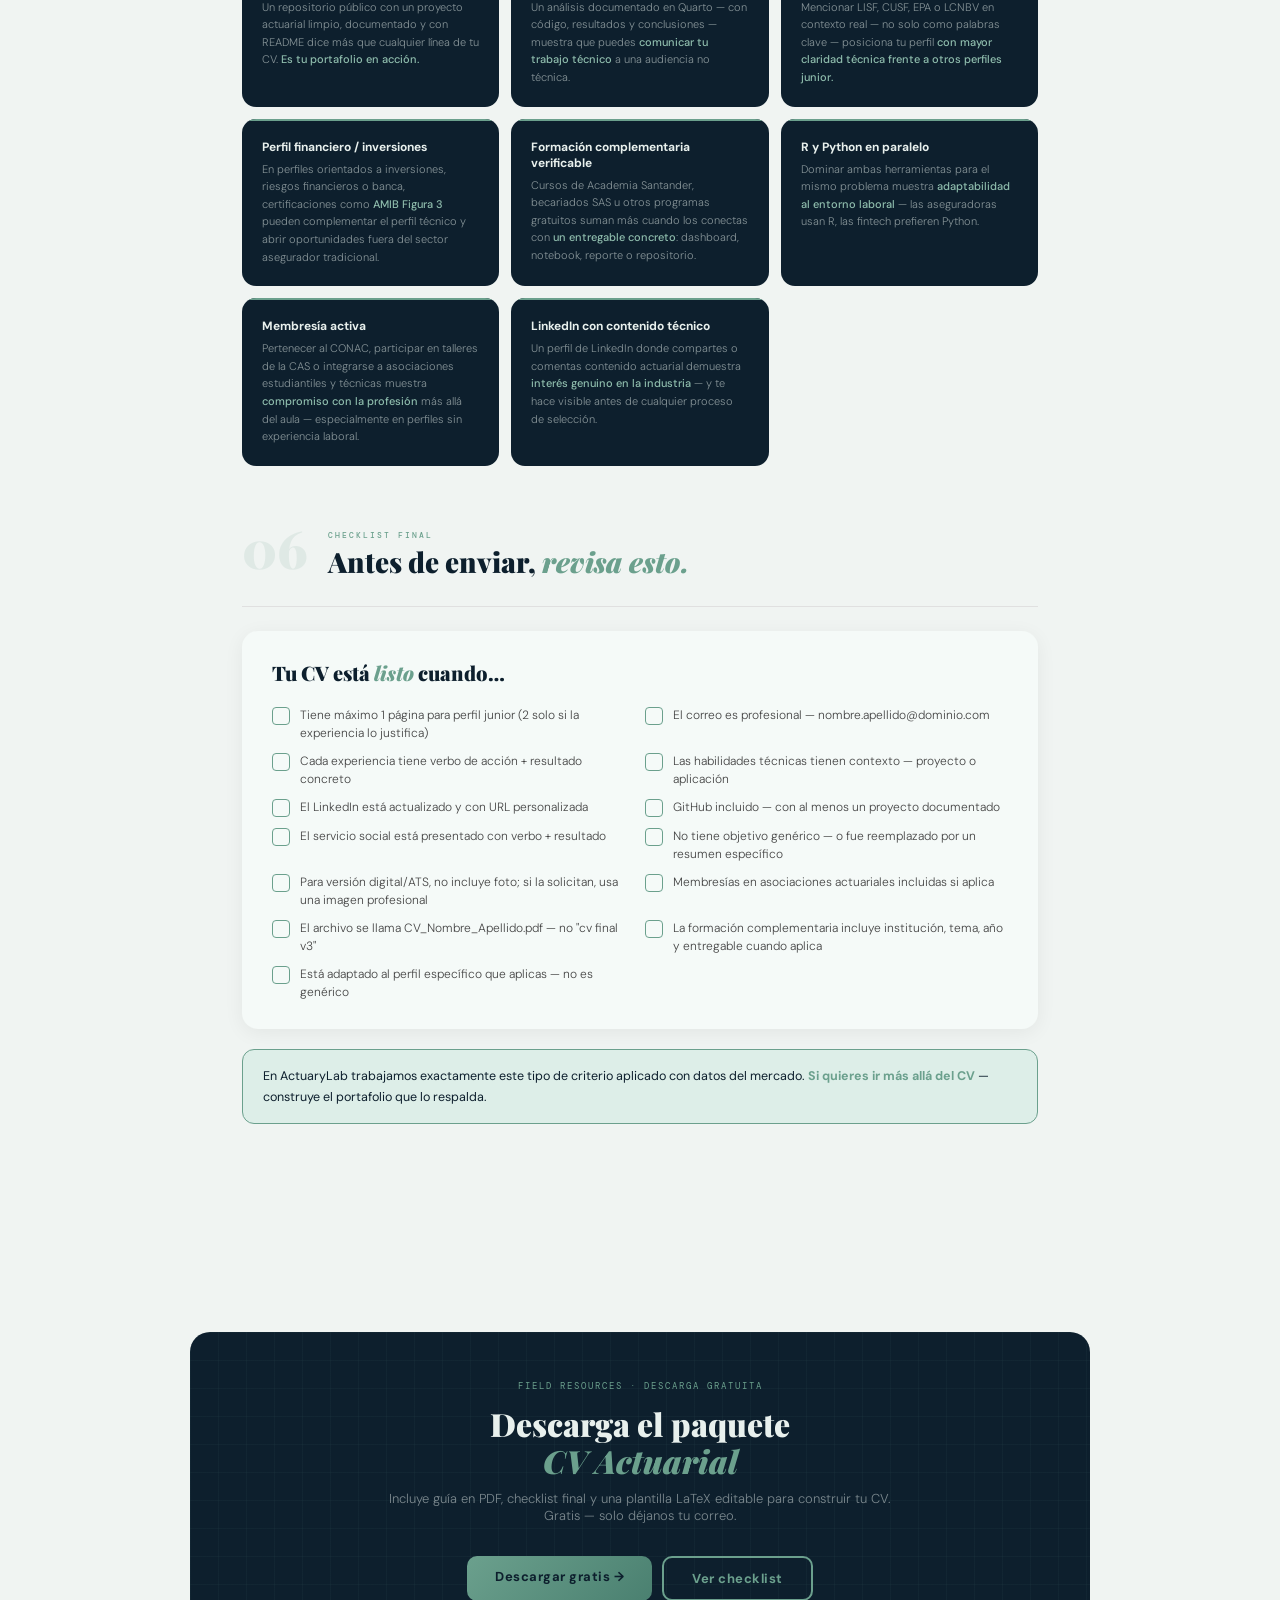
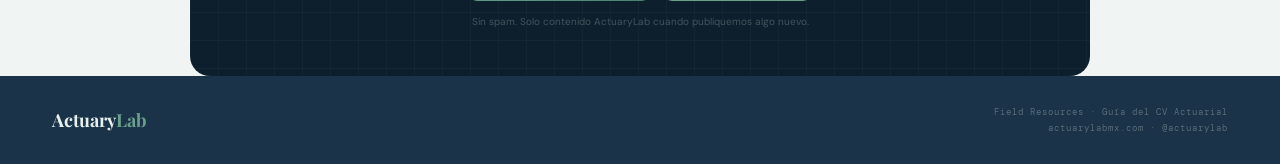
<file: recursos/cv-actuarial.html>
<!DOCTYPE html>
<html lang="es">
<head>
<meta charset="UTF-8">
<meta name="viewport" content="width=device-width, initial-scale=1.0">
<title>Guía del CV Actuarial — Field Resources · ActuaryLab</title>
<link href="https://fonts.googleapis.com/css2?family=Playfair+Display:ital,wght@0,700;0,900;1,700&family=DM+Sans:wght@300;400;500;600;700&family=DM+Mono:wght@400;500&display=swap" rel="stylesheet">
<style>
  :root {
    --navy:     #0d1f2d;
    --navy-mid: #1a3348;
    --navy-l:   #2a4a62;
    --sage:     #6ba08d;
    --sage-l:   #8fbdad;
    --sage-p:   #c2d8d0;
    --sage-bg:  #ddeee8;
    --cream:    #e8f0ed;
    --white:    #f5faf8;
    --bg:       #f0f4f2;
    --gray:     #666666;
    --gray-l:   #e0e0e0;
  }

  * { margin: 0; padding: 0; box-sizing: border-box; }

  body {
    background: var(--bg);
    font-family: 'DM Sans', sans-serif;
    color: var(--navy);
  }

  /*  HERO  */
  .hero {
    background: var(--navy);
    position: relative;
    overflow: hidden;
    padding: 72px 52px 64px;
  }

  .hero-grid {
    position: absolute; inset: 0;
    background-image:
      linear-gradient(rgba(107,160,141,0.055) 1px, transparent 1px),
      linear-gradient(90deg, rgba(107,160,141,0.055) 1px, transparent 1px);
    background-size: 36px 36px;
  }

  .hero-glow {
    position: absolute;
    width: 700px; height: 500px;
    border-radius: 50%;
    background: radial-gradient(ellipse, rgba(107,160,141,0.12) 0%, transparent 65%);
    top: -150px; right: -100px;
  }

  .hero-content {
    position: relative; z-index: 2;
    max-width: 900px; margin: 0 auto;
  }

  .hero-nav {
    display: flex; align-items: center; gap: 8px;
    margin-bottom: 40px;
  }

  .hero-nav-logo {
    font-family: 'Playfair Display', serif;
    font-size: 15px; font-weight: 700; color: var(--cream);
  }

  .hero-nav-logo span { color: var(--sage); }

  .hero-nav-sep { color: rgba(232,240,237,0.2); font-size: 12px; }

  .hero-nav-section {
    font-family: 'DM Mono', monospace;
    font-size: 9px; font-weight: 500;
    letter-spacing: 2px; text-transform: uppercase;
    color: var(--sage);
  }

  .hero-tag {
    font-family: 'DM Mono', monospace;
    font-size: 9px; font-weight: 500;
    letter-spacing: 2px; text-transform: uppercase;
    color: var(--sage);
    background: rgba(107,160,141,0.1);
    border: 1px solid rgba(107,160,141,0.2);
    border-radius: 20px; padding: 4px 14px;
    display: inline-block; margin-bottom: 20px;
  }

  .hero h1 {
    font-family: 'Playfair Display', serif;
    font-size: 58px; font-weight: 900;
    color: var(--cream); line-height: 1.05;
    margin-bottom: 10px;
  }

  .hero h1 em { font-style: italic; color: var(--sage); }

  .hero-sub {
    font-size: 16px; font-weight: 300;
    color: rgba(232,240,237,0.55);
    line-height: 1.65; margin-bottom: 32px;
    max-width: 600px;
  }

  .hero-meta {
    display: flex; gap: 24px; flex-wrap: wrap;
  }

  .hero-meta-item {
    display: flex; align-items: center; gap: 8px;
    font-size: 12px; color: rgba(232,240,237,0.4);
  }

  .hero-meta-dot {
    width: 5px; height: 5px; border-radius: 50%;
    background: var(--sage); flex-shrink: 0;
  }

  /*  ÍNDICE  */
  .index-bar {
    background: var(--navy-mid);
    border-bottom: 1px solid rgba(107,160,141,0.15);
    padding: 16px 52px;
    position: sticky; top: 0; z-index: 100;
  }

  .index-inner {
    max-width: 900px; margin: 0 auto;
    display: flex; gap: 24px; flex-wrap: wrap;
    align-items: center;
  }

  .index-label {
    font-family: 'DM Mono', monospace;
    font-size: 8px; color: rgba(107,160,141,0.5);
    letter-spacing: 2px; text-transform: uppercase;
    flex-shrink: 0;
  }

  .index-link {
    font-size: 11px; color: rgba(232,240,237,0.45);
    text-decoration: none; transition: color 0.2s;
    white-space: nowrap;
  }

  .index-link:hover { color: var(--sage); }

  /*  CONTENIDO  */
  .content {
    max-width: 900px; margin: 0 auto;
    padding: 60px 52px 80px;
  }

  /*  SECCIÓN  */
  .section { margin-bottom: 64px; }

  .section-header {
    display: flex; align-items: flex-start;
    gap: 20px; margin-bottom: 28px;
  }

  .section-num {
    font-family: 'Playfair Display', serif;
    font-size: 52px; font-weight: 900;
    color: rgba(107,160,141,0.12);
    line-height: 1; flex-shrink: 0;
    margin-top: -8px;
  }

  .section-title-group {}

  .section-tag {
    font-family: 'DM Mono', monospace;
    font-size: 8px; font-weight: 500;
    letter-spacing: 2px; text-transform: uppercase;
    color: var(--sage); margin-bottom: 6px; display: block;
  }

  .section-title {
    font-family: 'Playfair Display', serif;
    font-size: 28px; font-weight: 900;
    color: var(--navy); line-height: 1.15;
  }

  .section-title em { font-style: italic; color: var(--sage); }

  .section-intro {
    font-size: 14px; font-weight: 300;
    color: var(--gray); line-height: 1.75;
    margin-bottom: 24px;
    border-left: 3px solid var(--sage-bg);
    padding-left: 18px;
  }

  .hr-sage {
    border: none; border-top: 1px solid var(--gray-l);
    margin-bottom: 24px;
  }

  /*  CARDS  */
  .cards-grid {
    display: grid;
    grid-template-columns: repeat(2, 1fr);
    gap: 14px; margin-bottom: 20px;
  }

  .card {
    background: var(--white);
    border-radius: 14px; padding: 20px 22px;
    box-shadow: 0 2px 12px rgba(0,0,0,0.05);
    border-top: 3px solid transparent;
  }

  .card.sage   { border-top-color: var(--sage); }
  .card.navy   { border-top-color: var(--navy); }
  .card.sage-l { border-top-color: var(--sage-l); }

  .card-icon { font-size: 22px; margin-bottom: 10px; }

  .card-title {
    font-weight: 700; font-size: 13px;
    color: var(--navy); margin-bottom: 8px;
  }

  .card-body {
    font-size: 12px; font-weight: 300;
    color: var(--gray); line-height: 1.65;
  }

  .card-body strong { color: var(--navy); font-weight: 600; }

  /*  CONTRASTE  /   */
  .contraste {
    display: grid;
    grid-template-columns: 1fr 1fr;
    gap: 12px; margin-bottom: 20px;
  }

  .contraste-item {
    border-radius: 12px; padding: 16px 18px;
  }

  .contraste-no {
    background: #fff5f5;
    border: 1px solid #fcd0d0;
  }

  .contraste-si {
    background: #f0faf5;
    border: 1px solid #c2e8d4;
  }

  .contraste-label {
    font-family: 'DM Mono', monospace;
    font-size: 8px; font-weight: 700;
    letter-spacing: 2px; text-transform: uppercase;
    margin-bottom: 8px; display: block;
  }

  .contraste-no .contraste-label { color: #c05050; }
  .contraste-si .contraste-label { color: #2a7060; }

  .contraste-text {
    font-size: 12px; font-weight: 300;
    line-height: 1.6;
  }

  .contraste-no .contraste-text { color: #7a3030; }
  .contraste-si .contraste-text { color: #1a5040; }

  .contraste-si .contraste-text strong { font-weight: 600; color: #0d3d2a; }

  /*  EXPERIENCIAS  */
  .exp-list { display: flex; flex-direction: column; gap: 16px; margin-bottom: 20px; }

  .exp-item {
    background: var(--white);
    border-radius: 12px; padding: 18px 20px;
    box-shadow: 0 2px 10px rgba(0,0,0,0.04);
    display: flex; gap: 16px; align-items: flex-start;
  }

  .exp-icon {
    width: 36px; height: 36px; border-radius: 8px;
    background: var(--sage-bg);
    display: flex; align-items: center; justify-content: center;
    font-size: 16px; flex-shrink: 0;
  }

  .exp-content {}

  .exp-title {
    font-weight: 700; font-size: 13px;
    color: var(--navy); margin-bottom: 4px;
  }

  .exp-desc {
    font-size: 12px; font-weight: 300;
    color: var(--gray); line-height: 1.6; margin-bottom: 8px;
  }

  .exp-example {
    background: var(--sage-bg);
    border-radius: 6px; padding: 8px 12px;
    font-size: 11.5px; color: var(--navy-mid);
    line-height: 1.55; font-style: italic;
    border-left: 3px solid var(--sage);
  }

  /*  TABLA HABILIDADES  */
  .skills-table {
    width: 100%; border-collapse: collapse;
    margin-bottom: 20px; border-radius: 12px;
    overflow: hidden; box-shadow: 0 2px 12px rgba(0,0,0,0.06);
  }

  .skills-table th {
    background: var(--navy);
    color: var(--sage);
    font-size: 9px; font-weight: 700;
    letter-spacing: 2px; text-transform: uppercase;
    padding: 12px 14px; text-align: left;
  }

  .skills-table td {
    padding: 11px 14px;
    font-size: 12px; color: #444;
    border-bottom: 1px solid var(--gray-l);
    vertical-align: top; line-height: 1.5;
  }

  .skills-table tr:last-child td { border-bottom: none; }
  .skills-table tr:nth-child(even) td { background: var(--bg); }

  .skills-table td:first-child {
    font-weight: 600; color: var(--navy);
    white-space: nowrap;
  }

  .skill-tag {
    display: inline-block;
    background: var(--sage-bg);
    color: var(--navy-mid);
    font-family: 'DM Mono', monospace;
    font-size: 9px; font-weight: 500;
    padding: 2px 7px; border-radius: 10px;
    margin: 2px 2px 2px 0;
  }

  /*  ERRORES  */
  .errors-list {
    display: flex; flex-direction: column; gap: 10px;
    margin-bottom: 20px;
  }

  .error-item {
    display: flex; align-items: flex-start; gap: 14px;
    background: var(--white); border-radius: 10px;
    padding: 14px 16px;
    box-shadow: 0 1px 8px rgba(0,0,0,0.04);
    border-left: 3px solid #e88080;
  }

  .error-icon { font-size: 16px; flex-shrink: 0; margin-top: 1px; }

  .error-content {}
  .error-title { font-weight: 700; font-size: 12px; color: var(--navy); margin-bottom: 3px; }
  .error-desc  { font-size: 11.5px; font-weight: 300; color: var(--gray); line-height: 1.55; }
  .error-fix   { font-size: 11px; color: #2a7060; font-weight: 500; margin-top: 4px; }

  /*  DIFERENCIADORES  */
  .diff-grid {
    display: grid;
    grid-template-columns: repeat(3, 1fr);
    gap: 12px; margin-bottom: 20px;
  }

  .diff-card {
    background: var(--navy);
    border-radius: 14px; padding: 20px;
    position: relative; overflow: hidden;
  }

  .diff-card::before {
    content: '';
    position: absolute; top: 0; left: 0; right: 0;
    height: 2px; background: var(--sage);
  }

  .diff-icon { font-size: 22px; margin-bottom: 10px; display: block; }
  .diff-title { font-weight: 700; font-size: 12px; color: var(--cream); margin-bottom: 6px; }
  .diff-body  { font-size: 11px; font-weight: 300; color: rgba(232,240,237,0.55); line-height: 1.6; }
  .diff-body strong { color: var(--sage-l); font-weight: 500; }

  /*  CHECKLIST  */
  .checklist {
    background: var(--white);
    border-radius: 16px; padding: 28px 30px;
    box-shadow: 0 4px 20px rgba(0,0,0,0.06);
    margin-bottom: 20px;
  }

  .checklist-title {
    font-family: 'Playfair Display', serif;
    font-size: 20px; font-weight: 900;
    color: var(--navy); margin-bottom: 20px;
  }

  .checklist-title em { font-style: italic; color: var(--sage); }

  .checklist-grid {
    display: grid;
    grid-template-columns: 1fr 1fr;
    gap: 10px;
  }

  .check-item {
    display: flex; align-items: flex-start; gap: 10px;
    font-size: 12px; font-weight: 300;
    color: #444; line-height: 1.5;
  }

  .check-box {
    width: 18px; height: 18px;
    border: 1.5px solid var(--sage);
    border-radius: 4px; flex-shrink: 0;
    display: flex; align-items: center; justify-content: center;
    margin-top: 1px;
  }

  /*  ALERTA  */
  .alert {
    background: var(--sage-bg);
    border: 1.5px solid var(--sage);
    border-radius: 12px; padding: 16px 20px;
    font-size: 12.5px; color: var(--navy);
    line-height: 1.65; margin-bottom: 20px;
    display: flex; gap: 12px; align-items: flex-start;
  }

  .alert-icon { font-size: 18px; flex-shrink: 0; }
  .alert strong { font-weight: 700; color: var(--sage); }

  /*  CTA DESCARGA  */
  .cta-section {
    background: var(--navy);
    border-radius: 20px; padding: 48px 52px;
    text-align: center; position: relative; overflow: hidden;
    margin-top: 64px;
  }

  .cta-section::before {
    content: '';
    position: absolute; inset: 0;
    background-image:
      linear-gradient(rgba(107,160,141,0.055) 1px, transparent 1px),
      linear-gradient(90deg, rgba(107,160,141,0.055) 1px, transparent 1px);
    background-size: 28px 28px;
  }

  .cta-content { position: relative; z-index: 2; }

  .cta-tag {
    font-family: 'DM Mono', monospace;
    font-size: 9px; letter-spacing: 2px;
    text-transform: uppercase; color: var(--sage);
    margin-bottom: 14px; display: block;
  }

  .cta-title {
    font-family: 'Playfair Display', serif;
    font-size: 32px; font-weight: 900;
    color: var(--cream); line-height: 1.15;
    margin-bottom: 10px;
  }

  .cta-title em { font-style: italic; color: var(--sage); }

  .cta-sub {
    font-size: 13px; font-weight: 300;
    color: rgba(232,240,237,0.5); margin-bottom: 32px;
  }

  .cta-form {
    display: flex; gap: 10px; justify-content: center;
    flex-wrap: wrap; margin-bottom: 14px;
  }

  .cta-input {
    background: rgba(232,240,237,0.07);
    border: 1px solid rgba(107,160,141,0.3);
    border-radius: 10px; padding: 12px 20px;
    font-family: 'DM Sans', sans-serif;
    font-size: 13px; color: var(--cream);
    width: 280px; outline: none;
    transition: border-color 0.2s;
  }

  .cta-input::placeholder { color: rgba(232,240,237,0.3); }
  .cta-input:focus { border-color: var(--sage); }

  .cta-btn {
    background: linear-gradient(135deg, var(--sage), #4a8070);
    border: none; border-radius: 10px;
    padding: 12px 28px;
    font-family: 'DM Sans', sans-serif;
    font-size: 13px; font-weight: 700;
    color: var(--navy); cursor: pointer;
    transition: opacity 0.2s; letter-spacing: 0.5px;
  }

  .cta-btn:hover { opacity: 0.88; }

  .cta-note {
    font-size: 10px; color: rgba(232,240,237,0.25);
  }

  /*  FOOTER  */
  .footer {
    background: var(--navy-mid);
    padding: 28px 52px;
    display: flex; justify-content: space-between;
    align-items: center; flex-wrap: wrap; gap: 12px;
  }

  .footer-brand {
    font-family: 'Playfair Display', serif;
    font-size: 18px; font-weight: 700; color: var(--cream);
  }

  .footer-brand span { color: var(--sage); }

  .footer-meta {
    font-family: 'DM Mono', monospace;
    font-size: 9px; color: rgba(232,240,237,0.3);
    letter-spacing: 1px; text-align: right; line-height: 1.8;
  }

  /*  RESPONSIVE  */
  @media (max-width: 700px) {
    .hero { padding: 48px 24px 40px; }
    .hero h1 { font-size: 38px; }
    .content { padding: 40px 24px 60px; }
    .cards-grid, .contraste, .checklist-grid, .diff-grid { grid-template-columns: 1fr; }
    .cta-section { padding: 36px 24px; }
    .cta-input { width: 100%; }
    .index-bar { padding: 14px 24px; }
    .footer { padding: 24px; }
  }
</style>
</head>
<body>

<!--  HERO  -->
<div class="hero">
  <div class="hero-grid"></div>
  <div class="hero-glow"></div>
  <div class="hero-content">

    <div class="hero-nav">
      <a class="hero-nav-logo" href="https://actuarylabmx.com" style="text-decoration:none;">Actuary<span>Lab</span></a>
      <div class="hero-nav-sep">›</div>
      <div class="hero-nav-section">Field Resources</div>
    </div>

    <div class="hero-tag"> Field Resources · CV Actuarial</div>

    <h1>Guía del <em>CV</em><br>Actuarial</h1>

    <p class="hero-sub">Lo que el mercado actuarial espera ver en tu perfil — desde el primer vistazo hasta el elemento que hace que te llamen. Para actuarios en formación y en ejercicio.</p>

    <div class="hero-meta">
      <div class="hero-meta-item"><div class="hero-meta-dot"></div>Lectura: 8 minutos</div>
      <div class="hero-meta-item"><div class="hero-meta-dot"></div>Incluye checklist descargable</div>
      <div class="hero-meta-item"><div class="hero-meta-dot"></div>Perfiles: Seguros · Finanzas · Datos · Consultoría</div>
    </div>

  </div>
</div>

<!--  ÍNDICE  -->
<div class="index-bar">
  <div class="index-inner">
    <span class="index-label">Contenido</span>
    <a href="#s1" class="index-link">01 · El primer vistazo</a>
    <a href="#s2" class="index-link">02 · Sin experiencia laboral</a>
    <a href="#s3" class="index-link">03 · Habilidades técnicas</a>
    <a href="#s4" class="index-link">04 · Errores frecuentes</a>
    <a href="#s5" class="index-link">05 · Lo que te diferencia</a>
    <a href="#s6" class="index-link">06 · Checklist final</a>
  </div>
</div>

<!--  CONTENIDO  -->
<div class="content">

  <!-- SECCIÓN 01 -->
  <div class="section" id="s1">
    <div class="section-header">
      <div class="section-num">01</div>
      <div class="section-title-group">
        <span class="section-tag">El primer vistazo</span>
        <div class="section-title">Tienes <em>6 segundos.</em></div>
      </div>
    </div>
    <hr class="hr-sage">
    <p class="section-intro">En ese tiempo quien revisa tu CV decide si sigue leyendo. Tu CV no es un documento — es una primera impresión. El formato y la jerarquía visual importan antes que el contenido.</p>

    <div class="cards-grid">
      <div class="card sage">
                <div class="card-title">Una página máximo</div>
        <div class="card-body">Para perfiles con menos de 5 años de experiencia, una página bien organizada comunica más que dos páginas llenas. Quien revisa 50 CVs no lee — escanea.</div>
      </div>
      <div class="card sage">
                <div class="card-title">Jerarquía visual clara</div>
        <div class="card-body">Nombre grande arriba. Secciones bien definidas. Fuente legible entre 10–12pt. <strong>Sin columnas complicadas</strong> — los ATS (sistemas de filtrado automático) las procesan mal.</div>
      </div>
      <div class="card navy">
                <div class="card-title">Correo profesional</div>
        <div class="card-body">Tu correo es lo primero que ven. <strong>nombre.apellido@gmail.com</strong> comunica profesionalismo. actuario_2024@hotmail.com no.</div>
      </div>
      <div class="card navy">
                <div class="card-title">LinkedIn actualizado</div>
        <div class="card-body">Incluye la URL de tu LinkedIn personalizada. Si no aparece en tu CV, muchos reclutadores lo buscan de todas formas — más vale que encuentren algo.</div>
      </div>
    </div>

    <div class="alert">
      
      <div>El objetivo del CV no es conseguir el trabajo — es conseguir la entrevista. <strong>Cada elemento debe responder: ¿esto me acerca a esa llamada?</strong></div>
    </div>
  </div>

  <!-- SECCIÓN 02 -->
  <div class="section" id="s2">
    <div class="section-header">
      <div class="section-num">02</div>
      <div class="section-title-group">
        <span class="section-tag">Sin experiencia laboral</span>
        <div class="section-title">Sin trabajo no significa <em>sin experiencia.</em></div>
      </div>
    </div>
    <hr class="hr-sage">
    <p class="section-intro">El error más común en CVs de estudiantes es dejar en blanco la sección de experiencia o llenarla con descripciones genéricas. La clave está en presentar lo que sí tienes — con el enfoque correcto.</p>

    <div class="exp-list">

      <div class="exp-item">
        <div class="exp-icon"></div>
        <div class="exp-content">
          <div class="exp-title">Servicio Social con profesor de tiempo completo</div>
          <div class="exp-desc">El SS en investigación es experiencia real — si lo presentas con verbo de acción + resultado concreto. Menciona el área, la institución y qué construiste o analizaste.</div>
          <div class="exp-example">
             "Apoyé al profesor en actividades de investigación actuarial."<br><br>
             "Procesé, limpié y validé bases de datos demográficos para su aplicación en un artículo científico utilizando R/Python · Servicio Social · Facultad de Economía, UAEMéx · PTC [nombre jefe inmediato]"
          </div>
        </div>
      </div>

      <div class="exp-item">
        <div class="exp-icon"></div>
        <div class="exp-content">
          <div class="exp-title">Proyectos de materias con R o Python</div>
          <div class="exp-desc">Un proyecto de clase bien documentado en GitHub es experiencia aplicada. No lo llames "tarea" — llámalo proyecto y descríbelo con el mismo rigor que una experiencia profesional.</div>
          <div class="exp-example">
             "Tarea final de Probabilidad y Estadística."<br><br>
             "Graduación de tablas de mortalidad con datos públicos aplicando criterios regulatorios del Anexo 6.3.8 de la CUSF · implementación en R · documentación reproducible en Quarto"
          </div>
        </div>
      </div>

      <div class="exp-item">
        <div class="exp-icon"></div>
        <div class="exp-content">
          <div class="exp-title">Tesis o trabajo terminal</div>
          <div class="exp-desc">Si tu tesis involucra modelización, datos o análisis actuarial, es tu proyecto más robusto. Presenta el tema, la metodología y el resultado — no solo el título.</div>
          <div class="exp-example">
             "Tesis: Aplicación de modelos actuariales."<br><br>
             "Tesis: Valuación de reservas IBNR para cartera de daños a bienes mediante cadenas de Markov · R · datos simulados CNSF · en proceso / concluida [año]"
          </div>
        </div>
      </div>

      <div class="exp-item">
        <div class="exp-icon"></div>
        <div class="exp-content">
          <div class="exp-title">Congresos y ponencias</div>
          <div class="exp-desc">Haber presentado en un congreso estudiantil o asistido a un evento técnico cuenta. Muestra iniciativa y exposición al entorno profesional.</div>
          <div class="exp-example">
             "Ponente · Congreso Nacional de Actuaría [año] · Tema: [título de la presentación]"<br><br>
             "Asistente · Simposio de Riesgo Financiero · CNSF · [año]"
          </div>
        </div>
      </div>

      <div class="exp-item">
        <div class="exp-icon">️</div>
        <div class="exp-content">
          <div class="exp-title">Membresía en asociaciones</div>
          <div class="exp-desc">Pertenecer al CONAC, participar en talleres de la CAS o formar parte de asociaciones estudiantiles y técnicas muestra compromiso con la profesión más allá del salón de clases.</div>
          <div class="exp-example">
             "Miembro activo · Colegio Nacional de Actuarios (CONAC) · desde [año]"<br><br>
             "Participante · Taller CAS · [tema] · [año]"<br><br>
             "Miembro · Club de Actuaría UAEMéx · [año–año] · área de habilidades blandas<br><br>Logros sugeridos: organización de talleres y dinámicas para estudiantes de actuaría · coordinación de actividades de integración y comunicación profesional · apoyo en difusión y logística de eventos académicos"
          </div>
        </div>
      </div>

      <div class="exp-item">
        <div class="exp-icon"></div>
        <div class="exp-content">
          <div class="exp-title">Formación complementaria y becariados</div>
          <div class="exp-desc">Cursos gratuitos, becariados y programas de formación pueden fortalecer mucho un perfil junior si se reportan con evidencia: tema, herramienta, institución, año y entregable aplicado.</div>
          <div class="exp-example">
             "Academia Santander · Power BI y Visualización de Datos · [año] · dashboard final de indicadores financieros"<br><br>
             "Academia Santander · Python para Ciencia de Datos · [año] · análisis exploratorio documentado en notebook"<br><br>
             "Becariado SAS · Summer/Winter Program · [año] · formación en analítica, minería de datos y herramientas estadísticas aplicadas"
          </div>
        </div>
      </div>

    </div>

    <div class="alert">
      
      <div><strong>La regla del verbo + resultado:</strong> Cada línea de experiencia debe empezar con un verbo de acción (construí · modelicé · analicé · procesé · documenté) y terminar con un resultado o entregable concreto. "Apoyé en tareas" no cumple ninguno de los dos.</div>
    </div>
  </div>

  <!-- SECCIÓN 03 -->
  <div class="section" id="s3">
    <div class="section-header">
      <div class="section-num">03</div>
      <div class="section-title-group">
        <span class="section-tag">Habilidades técnicas</span>
        <div class="section-title">Lo que el mercado <em>realmente busca.</em></div>
      </div>
    </div>
    <hr class="hr-sage">
    <p class="section-intro">No escribas "manejo de Office" sin más. El mercado actuarial actual diferencia perfiles por las herramientas que dominan y cómo las han aplicado. Aquí las habilidades clave por perfil de salida.</p>

    <table class="skills-table">
      <thead>
        <tr>
          <th>Perfil</th>
          <th>Herramientas esenciales</th>
          <th>Diferenciador</th>
          <th>Empleadores típicos</th>
        </tr>
      </thead>
      <tbody>
        <tr>
          <td>Ciencias Actuariales</td>
          <td>
            <span class="skill-tag">R</span>
            <span class="skill-tag">Python</span>
            <span class="skill-tag">Quarto</span>
            <span class="skill-tag">GitHub</span>
            <span class="skill-tag">Excel</span>
          </td>
          <td>Conocimiento de normativa mexicana, estándares actuariales y manejo de datos regulatorios (LISF, CUSF, CNSF, EPA)</td>
          <td>Aseguradoras · CNSF · Reaseguradoras</td>
        </tr>
        <tr>
          <td>Ciencia de datos</td>
          <td>
            <span class="skill-tag">Python</span>
            <span class="skill-tag">SQL</span>
            <span class="skill-tag">scikit-learn</span>
            <span class="skill-tag">Git</span>
            <span class="skill-tag">Jupyter</span>
            <span class="skill-tag">AWS</span>
            <span class="skill-tag">Azure</span>
          </td>
          <td>Proyecto en GitHub con modelo de ML documentado, uso básico de servicios cloud y despliegue sencillo</td>
          <td>Fintech · Insurtech · Startups · Big Tech</td>
        </tr>
        <tr>
          <td>Finanzas cuantitativas</td>
          <td>
            <span class="skill-tag">R</span>
            <span class="skill-tag">Python</span>
            <span class="skill-tag">Excel avanzado</span>
            <span class="skill-tag">Bloomberg básico</span>
          </td>
          <td>Valuación de instrumentos · modelización de tasas · riesgo de mercado · AMIB Figura 3 como plus para inversiones</td>
          <td>Banca · Casas de bolsa · Operadoras de fondos · Consultoría financiera</td>
        </tr>
        <tr>
          <td>Consultoría · Big 4</td>
          <td>
            <span class="skill-tag">Excel</span>
            <span class="skill-tag">Power BI</span>
            <span class="skill-tag">SQL</span>
            <span class="skill-tag">Python</span>
          </td>
          <td>Capacidad de presentación ejecutiva · redacción de reportes · IFRS 17 básico</td>
          <td>Consultoras · Auditoría · Riesgo · Instituciones aseguradoras</td>
        </tr>
        <tr>
          <td>Revenue Management</td>
          <td>
            <span class="skill-tag">SQL</span>
            <span class="skill-tag">Python</span>
            <span class="skill-tag">Excel</span>
            <span class="skill-tag">Tableau</span>
            <span class="skill-tag">Power BI</span>
          </td>
          <td>Análisis de precios · elasticidad · modelos de demanda · dashboards</td>
          <td>Aerolíneas · Hotelería · Retail · E-commerce</td>
        </tr>
      </tbody>
    </table>

    <div class="contraste">
      <div class="contraste-item contraste-no">
        <span class="contraste-label"> No funciona</span>
        <div class="contraste-text">"Manejo de R, Python y Excel a nivel intermedio."</div>
      </div>
      <div class="contraste-item contraste-si">
        <span class="contraste-label"> Sí funciona</span>
        <div class="contraste-text">"<strong>R:</strong> ajuste de distribuciones, modelización GLM, visualización con ggplot2 — proyecto disponible en GitHub. <strong>Python:</strong> análisis exploratorio, scikit-learn. <strong>Excel:</strong> tablas dinámicas, Power Query."</div>
      </div>
    </div>

    <div class="alert">
      
      <div>No digas que <strong>"manejas"</strong> una herramienta — di <strong>qué hiciste con ella</strong>. Un proyecto documentado en GitHub vale más que cualquier adjetivo en tu CV.</div>
    </div>
  </div>

  <!-- SECCIÓN 04 -->
  <div class="section" id="s4">
    <div class="section-header">
      <div class="section-num">04</div>
      <div class="section-title-group">
        <span class="section-tag">Errores frecuentes</span>
        <div class="section-title">Lo que descarta un CV <em>automáticamente.</em></div>
      </div>
    </div>
    <hr class="hr-sage">
    <p class="section-intro">Estos errores aparecen en la mayoría de los CVs que se descartan en los primeros 6 segundos. Son fáciles de corregir — y marcan una diferencia enorme.</p>

    <div class="errors-list">
      <div class="error-item">
                <div class="error-content">
          <div class="error-title">Correo informal</div>
          <div class="error-desc">actuario_guapo@hotmail.com o actuaria2024@gmail.com comunican descuido antes de leer una sola línea más.</div>
          <div class="error-fix"> Crea nombre.apellido@gmail.com o usa el correo institucional si aún eres estudiante.</div>
        </div>
      </div>
      <div class="error-item">
                <div class="error-content">
          <div class="error-title">Foto en CV digital / ATS</div>
          <div class="error-desc">En versión digital se recomienda no incluir fotografía para mejorar compatibilidad con sistemas ATS y reducir sesgos en filtros automatizados.</div>
          <div class="error-fix"> Si te solicitan una versión con foto, usa una imagen profesional reciente; para aplicaciones digitales generales, prioriza versión sin foto.</div>
        </div>
      </div>
      <div class="error-item">
                <div class="error-content">
          <div class="error-title">Objetivo genérico copiado</div>
          <div class="error-desc">"Busco desarrollarme profesionalmente en una empresa de prestigio que me permita crecer" no dice nada sobre ti ni sobre el puesto.</div>
          <div class="error-fix"> Elimina el objetivo o reemplázalo con un resumen de 2 líneas específico al puesto que aplicas.</div>
        </div>
      </div>
      <div class="error-item">
                <div class="error-content">
          <div class="error-title">Más de 2 páginas sin experiencia que lo justifique</div>
          <div class="error-desc">Un CV largo sin contenido sustancial comunica que no sabes priorizar — una habilidad clave en cualquier rol actuarial.</div>
          <div class="error-fix"> Una página para perfiles junior. Dos páginas solo si tienes más de 5 años de experiencia relevante.</div>
        </div>
      </div>
      <div class="error-item">
                <div class="error-content">
          <div class="error-title">LinkedIn desactualizado o sin URL personalizada</div>
          <div class="error-desc">Si incluyes LinkedIn pero tiene la URL genérica (linkedin.com/in/usuario123456) o está vacío, mejor no incluirlo.</div>
          <div class="error-fix"> Personaliza tu URL en LinkedIn (linkedin.com/in/tu-nombre) y asegúrate de que el perfil esté completo.</div>
        </div>
      </div>
      <div class="error-item">
                <div class="error-content">
          <div class="error-title">Habilidades sin contexto</div>
          <div class="error-desc">"Manejo de R, Python, Excel, SPSS, SAS, SQL, Power BI, Tableau" en una lista sin más contexto no genera confianza — genera escepticismo.</div>
          <div class="error-fix"> Menos herramientas, mejor explicadas. Prioriza las que puedes demostrar con un proyecto real.</div>
        </div>
      </div>
    </div>
  </div>

  <!-- SECCIÓN 05 -->
  <div class="section" id="s5">
    <div class="section-header">
      <div class="section-num">05</div>
      <div class="section-title-group">
        <span class="section-tag">Lo que te diferencia</span>
        <div class="section-title">Esto hace que <em>te llamen.</em></div>
      </div>
    </div>
    <hr class="hr-sage">
    <p class="section-intro">En un stack de 50 CVs similares, estos elementos hacen que el tuyo se quede encima del escritorio. No requieren años de experiencia — requieren iniciativa y documentación.</p>

    <div class="diff-grid">
      <div class="diff-card">
                <div class="diff-title">Repositorio en GitHub</div>
        <div class="diff-body">Un repositorio público con un proyecto actuarial limpio, documentado y con README dice más que cualquier línea de tu CV. <strong>Es tu portafolio en acción.</strong></div>
      </div>
      <div class="diff-card">
                <div class="diff-title">Reporte en Quarto</div>
        <div class="diff-body">Un análisis documentado en Quarto — con código, resultados y conclusiones — muestra que puedes <strong>comunicar tu trabajo técnico</strong> a una audiencia no técnica.</div>
      </div>
      <div class="diff-card">
                <div class="diff-title">Conocimiento regulatorio</div>
        <div class="diff-body">Mencionar LISF, CUSF, EPA o LCNBV en contexto real — no solo como palabras clave — posiciona tu perfil <strong>con mayor claridad técnica frente a otros perfiles junior.</strong></div>
      </div>
      <div class="diff-card">
                <div class="diff-title">Perfil financiero / inversiones</div>
        <div class="diff-body">En perfiles orientados a inversiones, riesgos financieros o banca, certificaciones como <strong>AMIB Figura 3</strong> pueden complementar el perfil técnico y abrir oportunidades fuera del sector asegurador tradicional.</div>
      </div>
      <div class="diff-card">
                <div class="diff-title">Formación complementaria verificable</div>
        <div class="diff-body">Cursos de Academia Santander, becariados SAS u otros programas gratuitos suman más cuando los conectas con <strong>un entregable concreto</strong>: dashboard, notebook, reporte o repositorio.</div>
      </div>
      <div class="diff-card">
                <div class="diff-title">R y Python en paralelo</div>
        <div class="diff-body">Dominar ambas herramientas para el mismo problema muestra <strong>adaptabilidad al entorno laboral</strong> — las aseguradoras usan R, las fintech prefieren Python.</div>
      </div>
      <div class="diff-card">
                <div class="diff-title">Membresía activa</div>
        <div class="diff-body">Pertenecer al CONAC, participar en talleres de la CAS o integrarse a asociaciones estudiantiles y técnicas muestra <strong>compromiso con la profesión</strong> más allá del aula — especialmente en perfiles sin experiencia laboral.</div>
      </div>
      <div class="diff-card">
                <div class="diff-title">LinkedIn con contenido técnico</div>
        <div class="diff-body">Un perfil de LinkedIn donde compartes o comentas contenido actuarial demuestra <strong>interés genuino en la industria</strong> — y te hace visible antes de cualquier proceso de selección.</div>
      </div>
    </div>
  </div>

  <!-- SECCIÓN 06 — CHECKLIST -->
  <div class="section" id="s6">
    <div class="section-header">
      <div class="section-num">06</div>
      <div class="section-title-group">
        <span class="section-tag">Checklist final</span>
        <div class="section-title">Antes de enviar, <em>revisa esto.</em></div>
      </div>
    </div>
    <hr class="hr-sage">

    <div class="checklist">
      <div class="checklist-title">Tu CV está <em>listo</em> cuando…</div>
      <div class="checklist-grid">
        <div class="check-item">
          <div class="check-box"></div>
          <span>Tiene máximo 1 página para perfil junior (2 solo si la experiencia lo justifica)</span>
        </div>
        <div class="check-item">
          <div class="check-box"></div>
          <span>El correo es profesional — nombre.apellido@dominio.com</span>
        </div>
        <div class="check-item">
          <div class="check-box"></div>
          <span>Cada experiencia tiene verbo de acción + resultado concreto</span>
        </div>
        <div class="check-item">
          <div class="check-box"></div>
          <span>Las habilidades técnicas tienen contexto — proyecto o aplicación</span>
        </div>
        <div class="check-item">
          <div class="check-box"></div>
          <span>El LinkedIn está actualizado y con URL personalizada</span>
        </div>
        <div class="check-item">
          <div class="check-box"></div>
          <span>GitHub incluido — con al menos un proyecto documentado</span>
        </div>
        <div class="check-item">
          <div class="check-box"></div>
          <span>El servicio social está presentado con verbo + resultado</span>
        </div>
        <div class="check-item">
          <div class="check-box"></div>
          <span>No tiene objetivo genérico — o fue reemplazado por un resumen específico</span>
        </div>
        <div class="check-item">
          <div class="check-box"></div>
          <span>Para versión digital/ATS, no incluye foto; si la solicitan, usa una imagen profesional</span>
        </div>
        <div class="check-item">
          <div class="check-box"></div>
          <span>Membresías en asociaciones actuariales incluidas si aplica</span>
        </div>
        <div class="check-item">
          <div class="check-box"></div>
          <span>El archivo se llama CV_Nombre_Apellido.pdf — no "cv final v3"</span>
        </div>
        <div class="check-item">
          <div class="check-box"></div>
          <span>La formación complementaria incluye institución, tema, año y entregable cuando aplica</span>
        </div>
        <div class="check-item">
          <div class="check-box"></div>
          <span>Está adaptado al perfil específico que aplicas — no es genérico</span>
        </div>
      </div>
    </div>

    <div class="alert">
      
      <div>En ActuaryLab trabajamos exactamente este tipo de criterio aplicado con datos del mercado. <strong>Si quieres ir más allá del CV</strong> — construye el portafolio que lo respalda.</div>
    </div>
  </div>

</div>

<!--  CTA DESCARGA  -->
<div style="padding: 0 52px; max-width: 1004px; margin: 0 auto;">
  <div class="cta-section">
    <div class="cta-content">
      <span class="cta-tag"> Field Resources · Descarga gratuita</span>
      <div class="cta-title">Descarga el paquete<br><em>CV Actuarial</em></div>
      <p class="cta-sub">Incluye guía en PDF, checklist final y una plantilla LaTeX editable para construir tu CV.<br>Gratis — solo déjanos tu correo.</p>
      <div class="cta-form">
        <a class="cta-btn" href="https://forms.gle/GpEvtCBFQkHBUDHs5" target="_blank" rel="noopener" style="text-decoration:none;">Descargar gratis →</a>
        <a class="cta-btn" href="/recursos/checklist-cv.html" target="_blank" rel="noopener" style="text-decoration:none; background:transparent; border:2px solid var(--sage); color:var(--sage);">Ver checklist</a>
      </div>
      <p class="cta-note">Sin spam. Solo contenido ActuaryLab cuando publiquemos algo nuevo.</p>
    </div>
  </div>
</div>

<!--  FOOTER  -->
<div class="footer" style="margin-top:0;">
  <div class="footer-brand">Actuary<span>Lab</span></div>
  <div class="footer-meta">
    Field Resources · Guía del CV Actuarial<br>
    actuarylabmx.com · @actuarylab
  </div>
</div>



</body>
</html>
</file>
